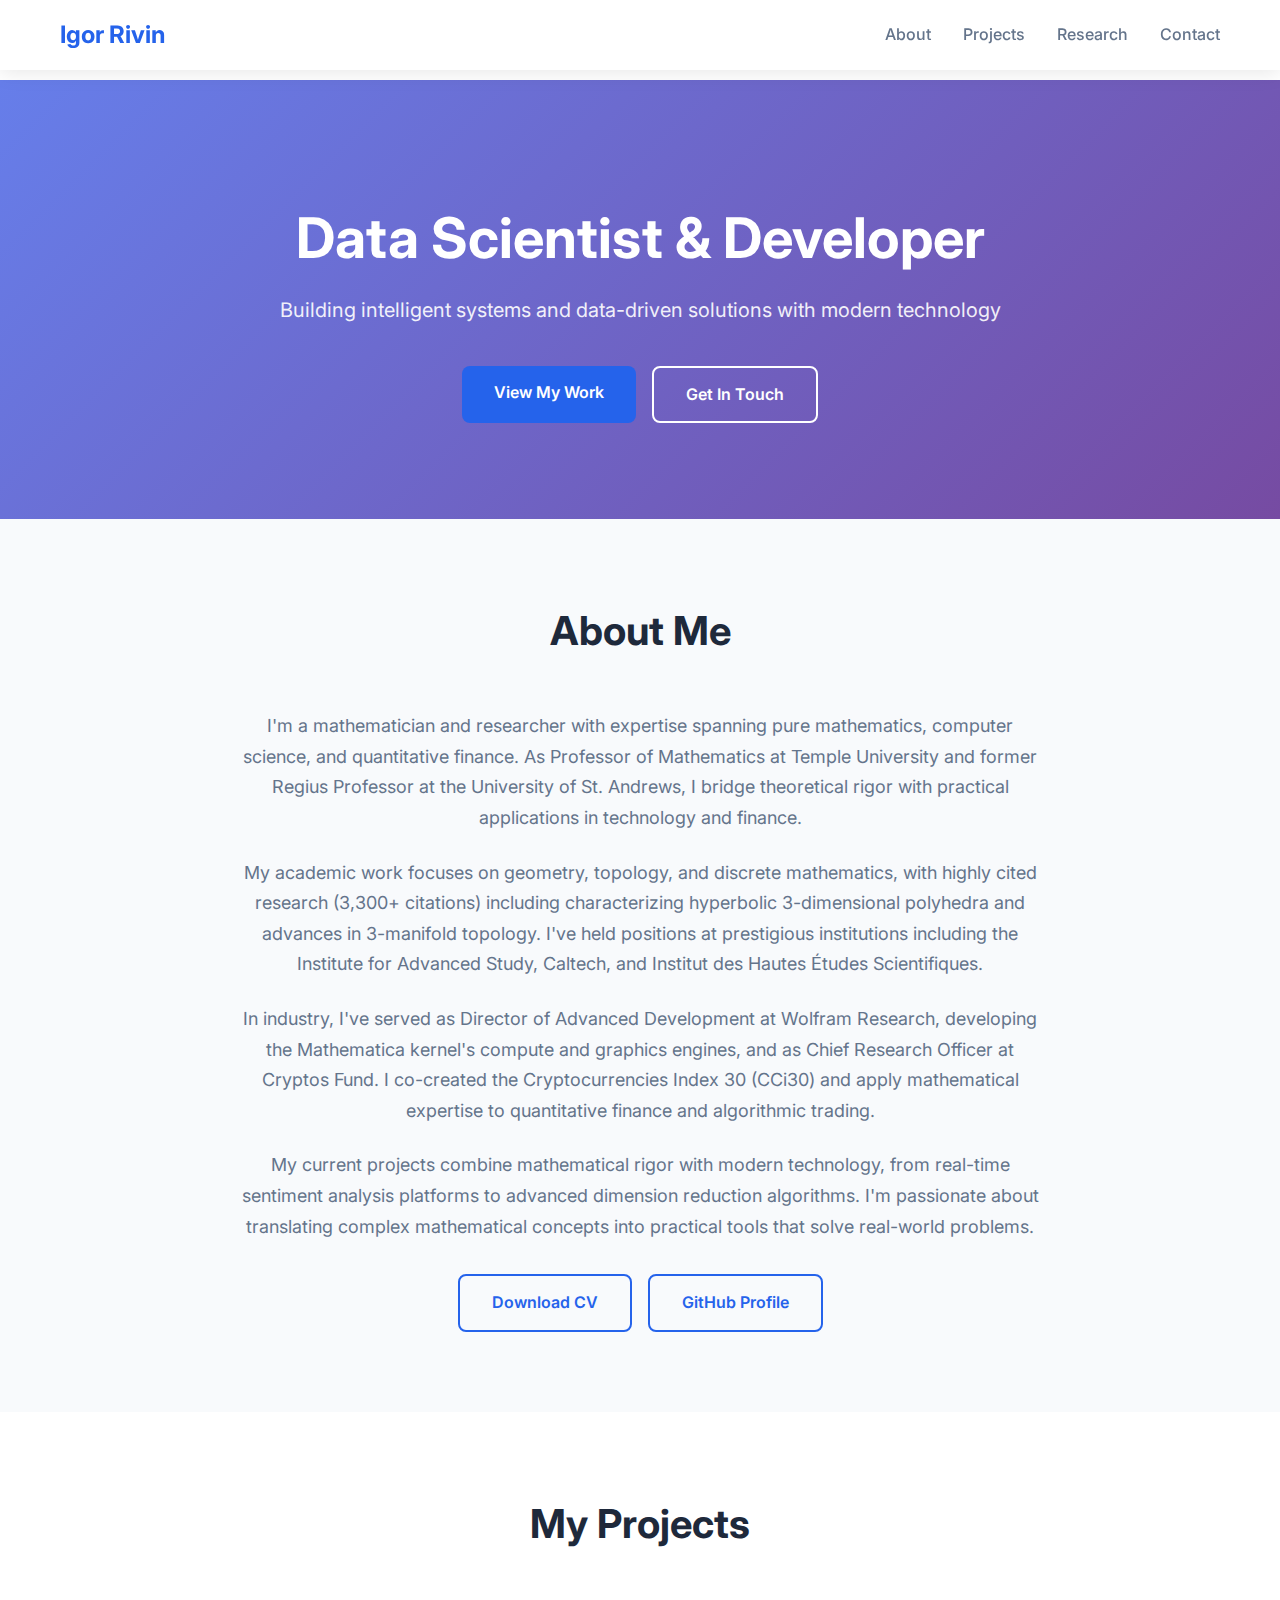
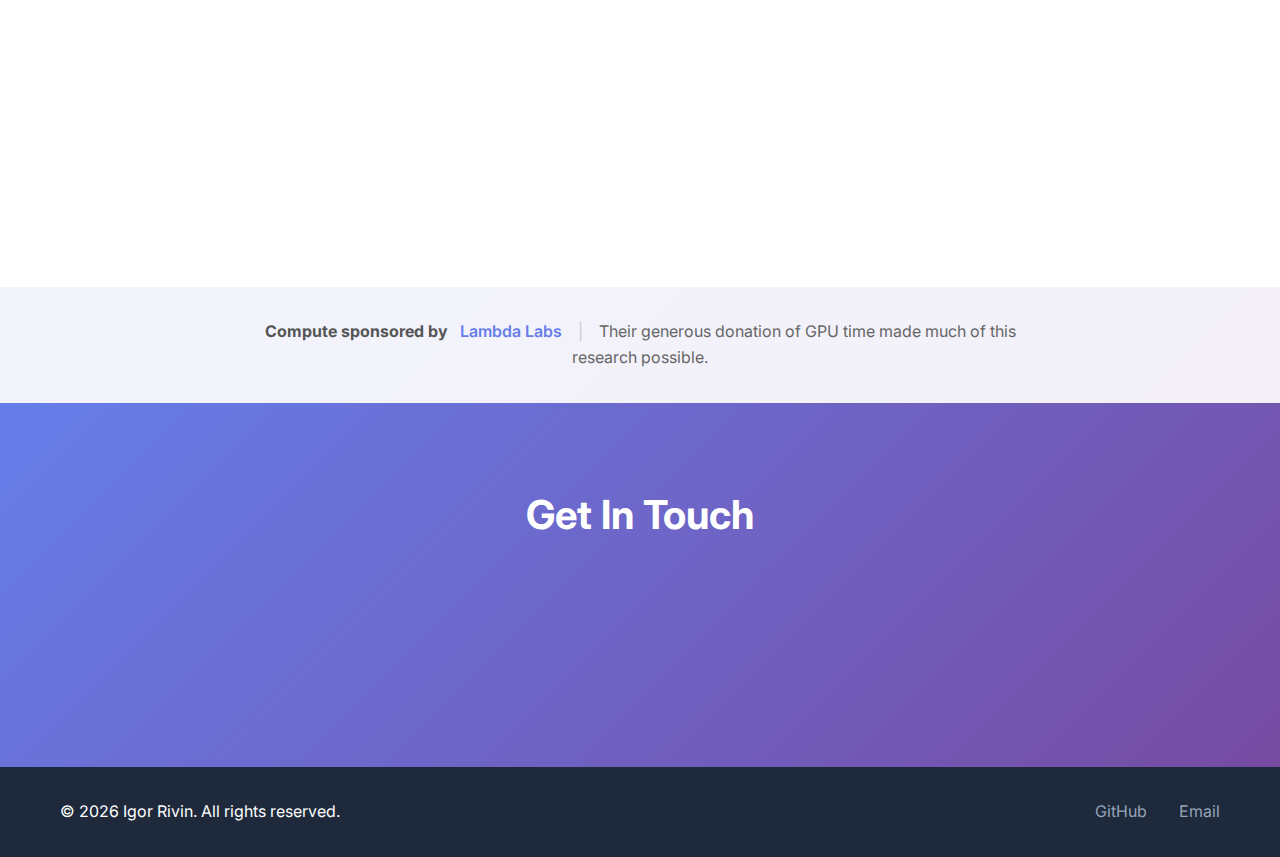
<file: index.html>
<!DOCTYPE html>
<html lang="en">
<head>
    <meta charset="UTF-8">
    <meta name="viewport" content="width=device-width, initial-scale=1.0">
    <title>Igor Rivin - Data Scientist & Developer</title>
    <meta name="description" content="Igor Rivin's personal portfolio - Data science, AI, and software development projects">
    <link rel="preconnect" href="https://fonts.googleapis.com">
    <link rel="preconnect" href="https://fonts.gstatic.com" crossorigin>
    <link href="https://fonts.googleapis.com/css2?family=Inter:wght@300;400;500;600;700&display=swap" rel="stylesheet">
    <link rel="stylesheet" href="styles.css">
    
    <!-- Google tag (gtag.js) -->
    <script async src="https://www.googletagmanager.com/gtag/js?id=G-V2J6QDNPZZ"></script>
    <script>
        window.dataLayer = window.dataLayer || [];
        function gtag(){dataLayer.push(arguments);}
        gtag('js', new Date());
        gtag('config', 'G-V2J6QDNPZZ');
    </script>
</head>
<body>
    <!-- Header -->
    <header class="header">
        <div class="container">
            <nav class="nav">
                <div class="logo">
                    <h1>Igor Rivin</h1>
                </div>
                <div class="nav-links">
                    <a href="#about">About</a>
                    <a href="#projects">Projects</a>
                    <a href="/research/">Research</a>
                    <a href="#contact">Contact</a>
                </div>
            </nav>
        </div>
    </header>

    <!-- Hero Section -->
    <section class="hero">
        <div class="container">
            <div class="hero-content">
                <h1 class="hero-title">Data Scientist & Developer</h1>
                <p class="hero-subtitle">Building intelligent systems and data-driven solutions with modern technology</p>
                <div class="hero-cta">
                    <a href="#projects" class="btn btn-primary">View My Work</a>
                    <a href="#contact" class="btn btn-secondary">Get In Touch</a>
                </div>
            </div>
        </div>
    </section>

    <!-- About Section -->
    <section id="about" class="about">
        <div class="container">
            <h2 class="section-title">About Me</h2>
            <div class="about-content">
                <div class="about-text">
                    <p>
                        I'm a mathematician and researcher with expertise spanning pure mathematics, computer science, and quantitative finance. 
                        As Professor of Mathematics at Temple University and former Regius Professor at the University of St. Andrews, 
                        I bridge theoretical rigor with practical applications in technology and finance.
                    </p>
                    <p>
                        My academic work focuses on geometry, topology, and discrete mathematics, with highly cited research 
                        (3,300+ citations) including characterizing hyperbolic 3-dimensional polyhedra and advances in 3-manifold topology. 
                        I've held positions at prestigious institutions including the Institute for Advanced Study, Caltech, and 
                        Institut des Hautes Études Scientifiques.
                    </p>
                    <p>
                        In industry, I've served as Director of Advanced Development at Wolfram Research, developing the Mathematica kernel's 
                        compute and graphics engines, and as Chief Research Officer at Cryptos Fund. I co-created the Cryptocurrencies Index 30 (CCi30) 
                        and apply mathematical expertise to quantitative finance and algorithmic trading.
                    </p>
                    <p>
                        My current projects combine mathematical rigor with modern technology, from real-time sentiment analysis platforms 
                        to advanced dimension reduction algorithms. I'm passionate about translating complex mathematical concepts into 
                        practical tools that solve real-world problems.
                    </p>
                </div>
                <div class="about-links">
                    <a href="cv.pdf" class="btn btn-outline" target="_blank">Download CV</a>
                    <a href="https://github.com/igorrivin" class="btn btn-outline" target="_blank">GitHub Profile</a>
                </div>
            </div>
        </div>
    </section>

    <!-- Projects Section -->
    <section id="projects" class="projects">
        <div class="container">
            <h2 class="section-title">My Projects</h2>
            <div class="projects-grid">
                <!-- ArXiv Semantic Search -->
                <div class="project-card featured-project">
                    <div class="project-header">
                        <h3>ArXiv Math Semantic Search</h3>
                        <div class="project-status">
                            <span class="status-badge cutting-edge">Live</span>
                            <span class="status-badge live">Free MVP</span>
                        </div>
                        <div class="project-links">
                            <a href="https://igor.ngrok.pro" target="_blank" class="project-link primary">Try It</a>
                            <a href="research/arxiv-semantic-search/" class="project-link">Details</a>
                        </div>
                    </div>
                    <p class="project-description">
                        AI-powered semantic search and Q&A over 700,000+ arXiv mathematics papers.
                        Ask natural language questions like "What did Tao prove about prime gaps?" and get
                        relevant papers with AI-synthesized answers. Hybrid search combines BGE embeddings
                        with full-text search. Multi-LLM support (DeepSeek, GPT-5.2, Claude).
                    </p>
                    <div class="project-highlights">
                        <div class="highlight">729K Papers</div>
                        <div class="highlight">290M Chunks</div>
                        <div class="highlight">Sub-Second Search</div>
                        <div class="highlight">4 LLM Options</div>
                    </div>
                    <div class="project-tech">
                        <span class="tech-tag featured">pgvector</span>
                        <span class="tech-tag featured">RAG</span>
                        <span class="tech-tag">FastAPI</span>
                        <span class="tech-tag">BGE Embeddings</span>
                        <span class="tech-tag">PostgreSQL</span>
                    </div>
                </div>

                <!-- Claude-Maintained Template Project -->
                <div class="project-card featured-project">
                    <div class="project-header">
                        <h3>Self-Healing Python Packages</h3>
                        <div class="project-status">
                            <span class="status-badge cutting-edge">AI-Powered</span>
                            <span class="status-badge live">Template</span>
                        </div>
                        <div class="project-links">
                            <a href="https://github.com/igorrivin/claude-maintained-template" target="_blank" class="project-link primary">Use Template</a>
                            <a href="https://github.com/igorrivin/tl-tensor-examples" target="_blank" class="project-link">Example</a>
                        </div>
                    </div>
                    <p class="project-description">
                        GitHub template that creates Python packages which maintain themselves. Monthly CI workflow tests
                        with latest dependencies, and when tests fail, Claude AI automatically diagnoses and fixes
                        compatibility issues, then creates a PR. No more bitrot - your packages essentially maintain
                        themselves for pennies per year. A "Djinn" that fixes your code while you sleep.
                    </p>
                    <div class="project-highlights">
                        <div class="highlight">Claude Code CLI Integration</div>
                        <div class="highlight">Auto-Fix & PR Creation</div>
                        <div class="highlight">Monthly Dependency Testing</div>
                        <div class="highlight">< $1/year Operating Cost</div>
                    </div>
                    <div class="project-tech">
                        <span class="tech-tag featured">Claude AI</span>
                        <span class="tech-tag featured">GitHub Actions</span>
                        <span class="tech-tag">Python</span>
                        <span class="tech-tag">CI/CD</span>
                        <span class="tech-tag">Automation</span>
                        <span class="tech-tag">DevOps</span>
                    </div>
                </div>

                <!-- Math OCR Benchmark Blog Post -->
                <div class="project-card featured-project">
                    <div class="project-header">
                        <h3>Math OCR Benchmark: LLMs vs Mathpix</h3>
                        <div class="project-status">
                            <span class="status-badge cutting-edge">Research</span>
                            <span class="status-badge live">Blog Post</span>
                        </div>
                        <div class="project-links">
                            <a href="blog/ocr-benchmark/" class="project-link primary">Read Post</a>
                        </div>
                    </div>
                    <p class="project-description">
                        Comprehensive benchmark comparing Mathpix against LLM-based OCR (Gemini, GPT-5.2, Claude) for
                        mathematical PDF content. Surprising finding: Gemini 3 Flash is 6x cheaper than Mathpix AND
                        more accurate. Mathpix produced critical semantic errors (reading "5" as "$\overline{0}$")
                        that would break mathematical datasets.
                    </p>
                    <div class="project-highlights">
                        <div class="highlight">6x Cost Reduction</div>
                        <div class="highlight">Better Accuracy</div>
                        <div class="highlight">Multi-Model Comparison</div>
                        <div class="highlight">Reproducible Results</div>
                    </div>
                    <div class="project-tech">
                        <span class="tech-tag featured">Gemini</span>
                        <span class="tech-tag featured">GPT-5.2</span>
                        <span class="tech-tag">Claude</span>
                        <span class="tech-tag">Mathpix</span>
                        <span class="tech-tag">LaTeX</span>
                        <span class="tech-tag">OCR</span>
                    </div>
                </div>

                <!-- Polya-Szego LLM Benchmark -->
                <div class="project-card featured-project">
                    <div class="project-header">
                        <h3>Polya-Szego: LLM Reasoning vs Formal Proofs</h3>
                        <div class="project-status">
                            <span class="status-badge cutting-edge">Research</span>
                            <span class="status-badge live">Report</span>
                        </div>
                        <div class="project-links">
                            <a href="research/polya-szego-benchmark/" class="project-link primary">Read Report</a>
                        </div>
                    </div>
                    <p class="project-description">
                        Comprehensive evaluation of frontier LLMs on 320 classical analysis problems from Polya-Szego (1925).
                        Key finding: 95.4% informal reasoning accuracy but only 2.8% complete Lean4 proofs.
                        The 30x gap reveals that formal verification&mdash;not understanding&mdash;is the bottleneck
                        in AI mathematics. Also verified the book contains no mathematical errors.
                    </p>
                    <div class="project-highlights">
                        <div class="highlight">95.4% Informal Accuracy</div>
                        <div class="highlight">2.8% Complete Proofs</div>
                        <div class="highlight">318 Lean4 Formalizations</div>
                        <div class="highlight">Zero Book Errors Found</div>
                    </div>
                    <div class="project-tech">
                        <span class="tech-tag featured">Lean4</span>
                        <span class="tech-tag featured">DeepSeek-Prover</span>
                        <span class="tech-tag">DeepSeek R1</span>
                        <span class="tech-tag">Gemini</span>
                        <span class="tech-tag">Formal Verification</span>
                        <span class="tech-tag">Mathlib</span>
                    </div>
                </div>

                <!-- Polya-Szego + Aristotle Update -->
                <div class="project-card featured-project">
                    <div class="project-header">
                        <h3>Polya-Szego + Aristotle: 100% Verified Proofs</h3>
                        <div class="project-status">
                            <span class="status-badge cutting-edge">New</span>
                            <span class="status-badge live">Report</span>
                        </div>
                        <div class="project-links">
                            <a href="research/polya-szego-aristotle/" class="project-link primary">Read Report</a>
                            <a href="https://github.com/igorrivin/polya-szego-lean" target="_blank" class="project-link">Data</a>
                        </div>
                    </div>
                    <div style="display: flex; gap: 1rem; align-items: flex-start;">
                        <img src="research/polya-szego-aristotle/images/PolyaSzegoAri.jpeg"
                             alt="Aristotle puzzling over Polya-Szego"
                             style="width: 150px; border-radius: 8px; flex-shrink: 0;">
                        <p class="project-description" style="margin: 0;">
                            Follow-up to our benchmark: using <a href="https://harmonic.fun">Aristotle</a> to automatically verify
                            LLM-generated Lean proofs. 80/80 submissions verified successfully (100% success rate).
                            Aristotle corrects formalization errors and synthesizes complete, machine-checkable proofs.
                            The "30x gap" can be bridged with the right tools.
                        </p>
                    </div>
                    <div class="project-highlights">
                        <div class="highlight">100% Verification Success</div>
                        <div class="highlight">80 Complete Proofs</div>
                        <div class="highlight">Auto Error Correction</div>
                        <div class="highlight">Open Data Release</div>
                    </div>
                    <div class="project-tech">
                        <span class="tech-tag featured">Aristotle</span>
                        <span class="tech-tag featured">Lean4</span>
                        <span class="tech-tag">Automated Proving</span>
                        <span class="tech-tag">Mathlib</span>
                        <span class="tech-tag">Formal Verification</span>
                    </div>
                </div>

                <!-- Human-in-the-Loop AI Designer Project -->
                <div class="project-card featured-project">
                    <div class="project-header">
                        <h3>Human-in-the-Loop AI Designer</h3>
                        <div class="project-status">
                            <span class="status-badge cutting-edge">Cutting Edge</span>
                            <span class="status-badge private">Private Repo</span>
                        </div>
                        <div class="project-links">
                            <a href="https://igorrivin.github.io/human-loop-designer-landing" target="_blank" class="project-link primary">Project Site</a>
                            <a href="#contact" class="project-link secondary">Collaboration</a>
                        </div>
                    </div>
                    <p class="project-description">
                        Revolutionary platform for human-AI design collaboration featuring reference image intelligence, 
                        auto-refinement with multimodal verification, and multi-provider ecosystem (OmniGen, FLUX, OpenAI, Stability AI). 
                        Proprietary verification engine ensures quality through iterative improvement and provides comprehensive 
                        analytics for continuous learning. Perfect for research, commercial applications, and technology licensing.
                    </p>
                    <div class="project-highlights">
                        <div class="highlight">🖼️ Reference Image Integration</div>
                        <div class="highlight">🤖 Auto-Refinement Engine</div>
                        <div class="highlight">📊 Quality Analytics & Showcases</div>
                        <div class="highlight">🎯 Multi-Provider Architecture</div>
                    </div>
                    <div class="project-tech">
                        <span class="tech-tag featured">QWEN 2.5-VL</span>
                        <span class="tech-tag featured">Multimodal AI</span>
                        <span class="tech-tag">OmniGen</span>
                        <span class="tech-tag">FLUX Kontext</span>
                        <span class="tech-tag">OpenAI GPT-4o</span>
                        <span class="tech-tag">Python 3.12+</span>
                        <span class="tech-tag">Gradio</span>
                        <span class="tech-tag">Async/Await</span>
                    </div>
                </div>

                <!-- arXiv Math Audit Database -->
                <div class="project-card featured-project">
                    <div class="project-header">
                        <h3>📐 arXiv Math Proof Audit Database</h3>
                        <div class="project-status">
                            <span class="status-badge cutting-edge">AI-Powered</span>
                            <span class="status-badge live">Live Database</span>
                        </div>
                        <div class="project-links">
                            <a href="https://arxiv-audit-web.vercel.app" target="_blank" class="project-link primary">Live App</a>
                            <a href="https://github.com/igorrivin/arxiv-audit" target="_blank" class="project-link">GitHub</a>
                        </div>
                    </div>
                    <p class="project-description">
                        Revolutionary AI-powered system that automatically audits mathematical proofs in arXiv papers. 
                        Analyzed over 31,000 papers from math.DS and math.GT categories, identifying ~380 papers with 
                        critical errors or counterexamples. Features advanced search by author, verdict, journal tier, 
                        and provides detailed AI analysis with referee-style recommendations. 70% of wrong papers 
                        contain explicit counterexamples to their main claims.
                    </p>
                    <div class="project-highlights">
                        <div class="highlight">🤖 GPT-5 Proof Verification</div>
                        <div class="highlight">📊 31,000+ Papers Analyzed</div>
                        <div class="highlight">🔍 Advanced Search Interface</div>
                        <div class="highlight">📝 Detailed Referee Reports</div>
                    </div>
                    <div class="project-tech">
                        <span class="tech-tag featured">GPT-5</span>
                        <span class="tech-tag featured">Mathematical AI</span>
                        <span class="tech-tag">Next.js 15</span>
                        <span class="tech-tag">Supabase</span>
                        <span class="tech-tag">PostgreSQL</span>
                        <span class="tech-tag">Python</span>
                        <span class="tech-tag">GNU Parallel</span>
                        <span class="tech-tag">Vercel</span>
                    </div>
                </div>

                <!-- Ideal Polyhedra Volume Toolkit -->
                <div class="project-card featured-project">
                    <div class="project-header">
                        <h3>Ideal Polyhedra Volume Toolkit</h3>
                        <div class="project-status">
                            <span class="status-badge cutting-edge">Research</span>
                            <span class="status-badge live">arXiv Paper</span>
                        </div>
                        <div class="project-links">
                            <a href="https://arxiv.org/abs/2512.10087" target="_blank" class="project-link primary">arXiv Paper</a>
                            <a href="https://huggingface.co/spaces/igriv/idealpolyhedra" target="_blank" class="project-link">Live Demo</a>
                            <a href="https://github.com/igorrivin/ideal_poly_volume_toolkit" target="_blank" class="project-link">GitHub</a>
                        </div>
                    </div>
                    <p class="project-description">
                        Software suite for analyzing ideal convex polyhedra in hyperbolic 3-space. Using Rivin's variational
                        characterization, we develop efficient algorithms for checking combinatorial realizability and finding
                        volume-maximizing configurations. Our study reveals that maximal volume polyhedra exhibit dihedral angles
                        that are rational multiples of π, and volume distributions follow a Beta distribution with mean converging
                        to ln(2) ≈ 0.69. Complete data provided for small vertex counts with verified rational angle structures.
                    </p>
                    <div class="project-highlights">
                        <div class="highlight">Rational Angle Phenomenon</div>
                        <div class="highlight">Volume Optimization</div>
                        <div class="highlight">Realizability Checking</div>
                        <div class="highlight">Interactive 3D Visualization</div>
                    </div>
                    <div class="project-tech">
                        <span class="tech-tag featured">Hyperbolic Geometry</span>
                        <span class="tech-tag featured">Optimization</span>
                        <span class="tech-tag">Python</span>
                        <span class="tech-tag">NumPy/SciPy</span>
                        <span class="tech-tag">Plotly 3D</span>
                        <span class="tech-tag">Gradio</span>
                        <span class="tech-tag">HuggingFace Spaces</span>
                    </div>
                </div>

                <!-- FinData AI Project -->
                <div class="project-card">
                    <div class="project-header">
                        <h3>FinData AI</h3>
                        <div class="project-links">
                            <a href="https://igorrivin.github.io/findataai" target="_blank" class="project-link">Live Site</a>
                            <a href="https://sentiment.findataai.com" target="_blank" class="project-link">Stock Dashboard</a>
                            <a href="https://politics.findataai.com" target="_blank" class="project-link">Political Dashboard</a>
                        </div>
                    </div>
                    <p class="project-description">
                        Real-time sentiment analysis platform for stocks and politics. Features AI-powered sentiment scoring, 
                        interactive visualizations with EMA smoothing, and smart data downsampling for optimal performance. 
                        Built with modern web technologies and deployed on scalable cloud infrastructure.
                    </p>
                    <div class="project-tech">
                        <span class="tech-tag">JavaScript</span>
                        <span class="tech-tag">Python</span>
                        <span class="tech-tag">AI/ML</span>
                        <span class="tech-tag">Real-time Data</span>
                        <span class="tech-tag">AWS</span>
                        <span class="tech-tag">Supabase</span>
                    </div>
                </div>

                <!-- DiRe-JAX Project -->
                <div class="project-card">
                    <div class="project-header">
                        <h3>DiRe-JAX</h3>
                        <div class="project-links">
                            <a href="https://igorrivin.github.io/dire-jax-site/" target="_blank" class="project-link">Project Site</a>
                        </div>
                    </div>
                    <p class="project-description">
                        Advanced dimension reduction software suite that improves upon UMAP with enhanced performance and accuracy. 
                        Provides state-of-the-art algorithms for high-dimensional data visualization and analysis, 
                        enabling researchers and data scientists to better understand complex datasets through intelligent dimensionality reduction.
                    </p>
                    <div class="project-tech">
                        <span class="tech-tag">JAX</span>
                        <span class="tech-tag">Python</span>
                        <span class="tech-tag">Machine Learning</span>
                        <span class="tech-tag">Dimension Reduction</span>
                        <span class="tech-tag">Data Visualization</span>
                    </div>
                </div>

                <!-- GraphEm Project -->
                <div class="project-card">
                    <div class="project-header">
                        <h3>GraphEm</h3>
                        <div class="project-links">
                            <a href="https://igorrivin.github.io/graphem-site/" target="_blank" class="project-link">Project Site</a>
                        </div>
                    </div>
                    <p class="project-description">
                        Comprehensive graph embedding software that maps complex network structures into low-dimensional spaces
                        while preserving essential topological properties. Features automated centrality detection to identify
                        key nodes and relationships, making it invaluable for social network analysis, biological networks, and knowledge graphs.
                    </p>
                    <div class="project-tech">
                        <span class="tech-tag">Graph Theory</span>
                        <span class="tech-tag">Network Analysis</span>
                        <span class="tech-tag">Python</span>
                        <span class="tech-tag">Embedding</span>
                        <span class="tech-tag">Centrality Detection</span>
                    </div>
                </div>

                <!-- tensorCSP Project -->
                <div class="project-card">
                    <div class="project-header">
                        <h3>tensorCSP</h3>
                        <div class="project-links">
                            <a href="https://github.com/igorrivin/tensorcsp-modern" target="_blank" class="project-link">GitHub</a>
                            <a href="https://arxiv.org/abs/1805.00475" target="_blank" class="project-link">Paper</a>
                        </div>
                    </div>
                    <p class="project-description">
                        Modernized Python library for solving hard counting problems (#SAT, vertex covers) using tensor network contractions.
                        Originally by Kourtis & Meichanetzidis, we updated it with NetworkX/opt_einsum, added Jones polynomial computation
                        for knot theory, and made it self-maintaining with Claude-powered auto-fixes. Physics meets CS.
                    </p>
                    <div class="project-tech">
                        <span class="tech-tag">Tensor Networks</span>
                        <span class="tech-tag">NumPy</span>
                        <span class="tech-tag">NetworkX</span>
                        <span class="tech-tag">#SAT Counting</span>
                        <span class="tech-tag">Knot Theory</span>
                        <span class="tech-tag">Self-Maintaining</span>
                    </div>
                </div>

                <!-- tl-tensor-examples Project -->
                <div class="project-card">
                    <div class="project-header">
                        <h3>tl-tensor-examples</h3>
                        <div class="project-links">
                            <a href="https://github.com/igorrivin/tl-tensor-examples" target="_blank" class="project-link">GitHub</a>
                        </div>
                    </div>
                    <p class="project-description">
                        Fast Jones polynomial computation and knot identification using tensor networks. Hybrid engine auto-selects
                        between tl-tensor (Rust) for wide braids and classical algorithms for narrow ones. Includes knot database
                        up to 12 crossings, notation converters, and CLI tools. Self-maintaining with Claude-powered auto-fixes.
                    </p>
                    <div class="project-tech">
                        <span class="tech-tag">Knot Theory</span>
                        <span class="tech-tag">Tensor Networks</span>
                        <span class="tech-tag">Rust</span>
                        <span class="tech-tag">SnaPPy</span>
                        <span class="tech-tag">Jones Polynomial</span>
                        <span class="tech-tag">Self-Maintaining</span>
                    </div>
                </div>
            </div>
        </div>
    </section>

    <!-- Acknowledgments -->
    <section style="padding: 2rem 0; background: linear-gradient(135deg, #667eea15 0%, #764ba215 100%);">
        <div class="container" style="max-width: 800px; text-align: center;">
            <p style="margin: 0; color: #555; font-size: 1rem;">
                <strong>Compute sponsored by</strong>
                <a href="https://lambdalabs.com" target="_blank"
                   style="color: #667eea; text-decoration: none; font-weight: 600; margin-left: 0.5rem;">
                   Lambda Labs
                </a>
                <span style="margin: 0 0.75rem; color: #ccc;">|</span>
                <span style="color: #666;">Their generous donation of GPU time made much of this research possible.</span>
            </p>
        </div>
    </section>

    <!-- Contact Section -->
    <section id="contact" class="contact">
        <div class="container">
            <h2 class="section-title">Get In Touch</h2>
            <div class="contact-content">
                <p>Interested in collaboration, have a question about my work, or want to discuss opportunities?</p>
                <div class="contact-methods">
                    <a href="mailto:igor@dimensionreducers.com" class="contact-method">
                        <span class="contact-icon">📧</span>
                        <span>igor@dimensionreducers.com</span>
                    </a>
                    <a href="https://linkedin.com/in/igor-rivin-b95257249/" class="contact-method" target="_blank">
                        <span class="contact-icon">💼</span>
                        <span>LinkedIn Profile</span>
                    </a>
                    <a href="https://github.com/igorrivin" class="contact-method" target="_blank">
                        <span class="contact-icon">💻</span>
                        <span>GitHub</span>
                    </a>
                </div>
            </div>
        </div>
    </section>

    <!-- Footer -->
    <footer class="footer">
        <div class="container">
            <div class="footer-content">
                <p>&copy; 2026 Igor Rivin. All rights reserved.</p>
                <div class="footer-links">
                    <a href="https://github.com/igorrivin" target="_blank">GitHub</a>
                    <a href="mailto:igor@dimensionreducers.com">Email</a>
                </div>
            </div>
        </div>
    </footer>

    <script src="script.js"></script>
</body>
</html>
</file>
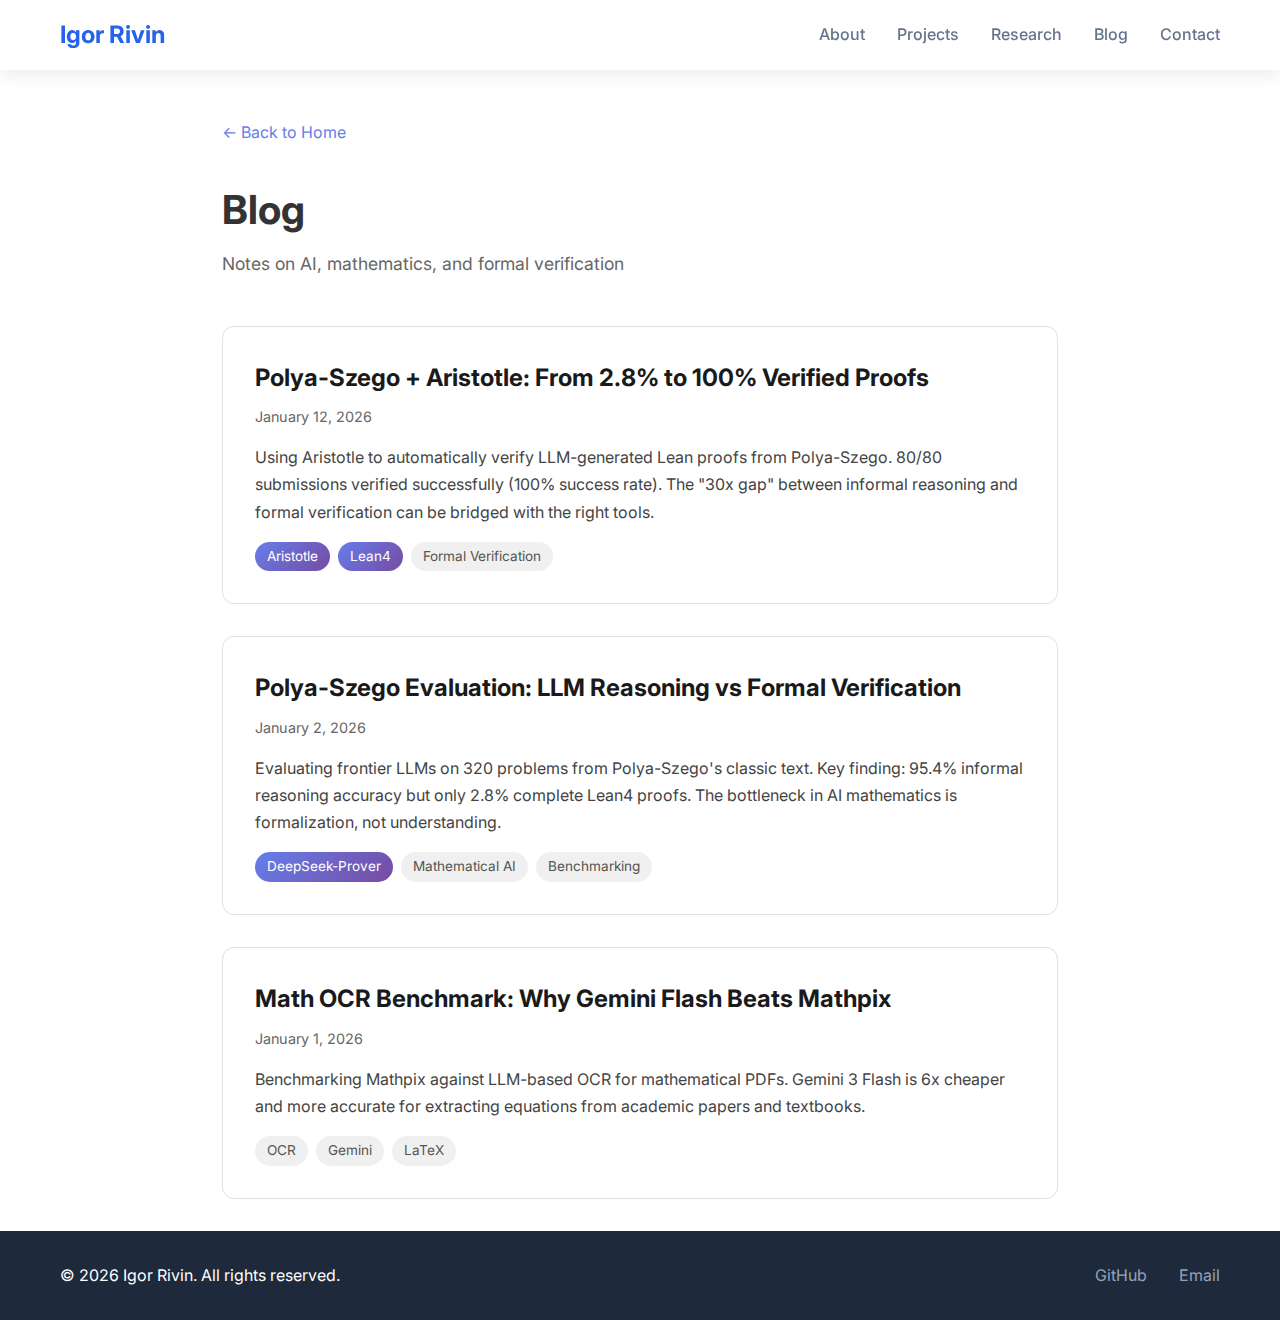
<file: blog/index.html>
<!DOCTYPE html>
<html lang="en">
<head>
    <meta charset="UTF-8">
    <meta name="viewport" content="width=device-width, initial-scale=1.0">
    <title>Blog | Igor Rivin</title>
    <meta name="description" content="Blog posts on AI, mathematics, and formal verification by Igor Rivin.">
    <link rel="preconnect" href="https://fonts.googleapis.com">
    <link rel="preconnect" href="https://fonts.gstatic.com" crossorigin>
    <link href="https://fonts.googleapis.com/css2?family=Inter:wght@300;400;500;600;700&display=swap" rel="stylesheet">
    <link rel="stylesheet" href="../styles.css">
    <style>
        .blog-page {
            max-width: 900px;
            margin: 0 auto;
            padding: 2rem;
            padding-top: 120px;
        }
        .page-title {
            font-size: 2.5rem;
            font-weight: 700;
            margin-bottom: 0.5rem;
        }
        .page-subtitle {
            color: #666;
            font-size: 1.1rem;
            margin-bottom: 3rem;
        }
        .blog-list {
            display: flex;
            flex-direction: column;
            gap: 2rem;
        }
        .blog-card {
            background: #fff;
            border: 1px solid #e0e0e0;
            border-radius: 12px;
            padding: 2rem;
            transition: box-shadow 0.3s ease, transform 0.2s ease;
        }
        .blog-card:hover {
            box-shadow: 0 8px 30px rgba(0,0,0,0.1);
            transform: translateY(-2px);
        }
        .blog-card h3 {
            font-size: 1.5rem;
            margin-bottom: 0.5rem;
        }
        .blog-card h3 a {
            color: #1a1a1a;
            text-decoration: none;
        }
        .blog-card h3 a:hover {
            color: #667eea;
        }
        .blog-meta {
            color: #666;
            font-size: 0.9rem;
            margin-bottom: 1rem;
        }
        .blog-description {
            color: #444;
            line-height: 1.7;
            margin-bottom: 1rem;
        }
        .blog-tags {
            display: flex;
            flex-wrap: wrap;
            gap: 0.5rem;
        }
        .blog-tag {
            background: #f0f0f0;
            color: #555;
            padding: 0.25rem 0.75rem;
            border-radius: 20px;
            font-size: 0.85rem;
        }
        .blog-tag.highlight {
            background: linear-gradient(135deg, #667eea 0%, #764ba2 100%);
            color: white;
        }
        .back-link {
            display: inline-block;
            margin-bottom: 2rem;
            color: #667eea;
            text-decoration: none;
        }
        .back-link:hover {
            text-decoration: underline;
        }
    </style>

    <!-- Google Analytics -->
    <script async src="https://www.googletagmanager.com/gtag/js?id=G-V2J6QDNPZZ"></script>
    <script>
        window.dataLayer = window.dataLayer || [];
        function gtag(){dataLayer.push(arguments);}
        gtag('js', new Date());
        gtag('config', 'G-V2J6QDNPZZ');
    </script>
</head>
<body>
    <!-- Header -->
    <header class="header">
        <div class="container">
            <nav class="nav">
                <div class="logo">
                    <a href="/" style="text-decoration: none; color: inherit;"><h1>Igor Rivin</h1></a>
                </div>
                <div class="nav-links">
                    <a href="/#about">About</a>
                    <a href="/#projects">Projects</a>
                    <a href="/research/">Research</a>
                    <a href="/blog/" class="active">Blog</a>
                    <a href="/#contact">Contact</a>
                </div>
            </nav>
        </div>
    </header>

    <main class="blog-page">
        <a href="/" class="back-link">&larr; Back to Home</a>

        <h1 class="page-title">Blog</h1>
        <p class="page-subtitle">Notes on AI, mathematics, and formal verification</p>

        <div class="blog-list">
            <!-- Aristotle Update -->
            <article class="blog-card">
                <h3><a href="/research/polya-szego-aristotle/">Polya-Szego + Aristotle: From 2.8% to 100% Verified Proofs</a></h3>
                <p class="blog-meta">January 12, 2026</p>
                <p class="blog-description">
                    Using Aristotle to automatically verify LLM-generated Lean proofs from Polya-Szego.
                    80/80 submissions verified successfully (100% success rate). The "30x gap" between
                    informal reasoning and formal verification can be bridged with the right tools.
                </p>
                <div class="blog-tags">
                    <span class="blog-tag highlight">Aristotle</span>
                    <span class="blog-tag highlight">Lean4</span>
                    <span class="blog-tag">Formal Verification</span>
                </div>
            </article>

            <!-- Polya-Szego Benchmark -->
            <article class="blog-card">
                <h3><a href="/research/polya-szego-benchmark/">Polya-Szego Evaluation: LLM Reasoning vs Formal Verification</a></h3>
                <p class="blog-meta">January 2, 2026</p>
                <p class="blog-description">
                    Evaluating frontier LLMs on 320 problems from Polya-Szego's classic text.
                    Key finding: 95.4% informal reasoning accuracy but only 2.8% complete Lean4 proofs.
                    The bottleneck in AI mathematics is formalization, not understanding.
                </p>
                <div class="blog-tags">
                    <span class="blog-tag highlight">DeepSeek-Prover</span>
                    <span class="blog-tag">Mathematical AI</span>
                    <span class="blog-tag">Benchmarking</span>
                </div>
            </article>

            <!-- OCR Benchmark -->
            <article class="blog-card">
                <h3><a href="/blog/ocr-benchmark/">Math OCR Benchmark: Why Gemini Flash Beats Mathpix</a></h3>
                <p class="blog-meta">January 1, 2026</p>
                <p class="blog-description">
                    Benchmarking Mathpix against LLM-based OCR for mathematical PDFs.
                    Gemini 3 Flash is 6x cheaper and more accurate for extracting equations from
                    academic papers and textbooks.
                </p>
                <div class="blog-tags">
                    <span class="blog-tag">OCR</span>
                    <span class="blog-tag">Gemini</span>
                    <span class="blog-tag">LaTeX</span>
                </div>
            </article>
        </div>
    </main>

    <!-- Footer -->
    <footer class="footer">
        <div class="container">
            <div class="footer-content">
                <p>&copy; 2026 Igor Rivin. All rights reserved.</p>
                <div class="footer-links">
                    <a href="https://github.com/igorrivin" target="_blank">GitHub</a>
                    <a href="mailto:igor@dimensionreducers.com">Email</a>
                </div>
            </div>
        </div>
    </footer>

    <script src="../script.js"></script>
</body>
</html>
</file>
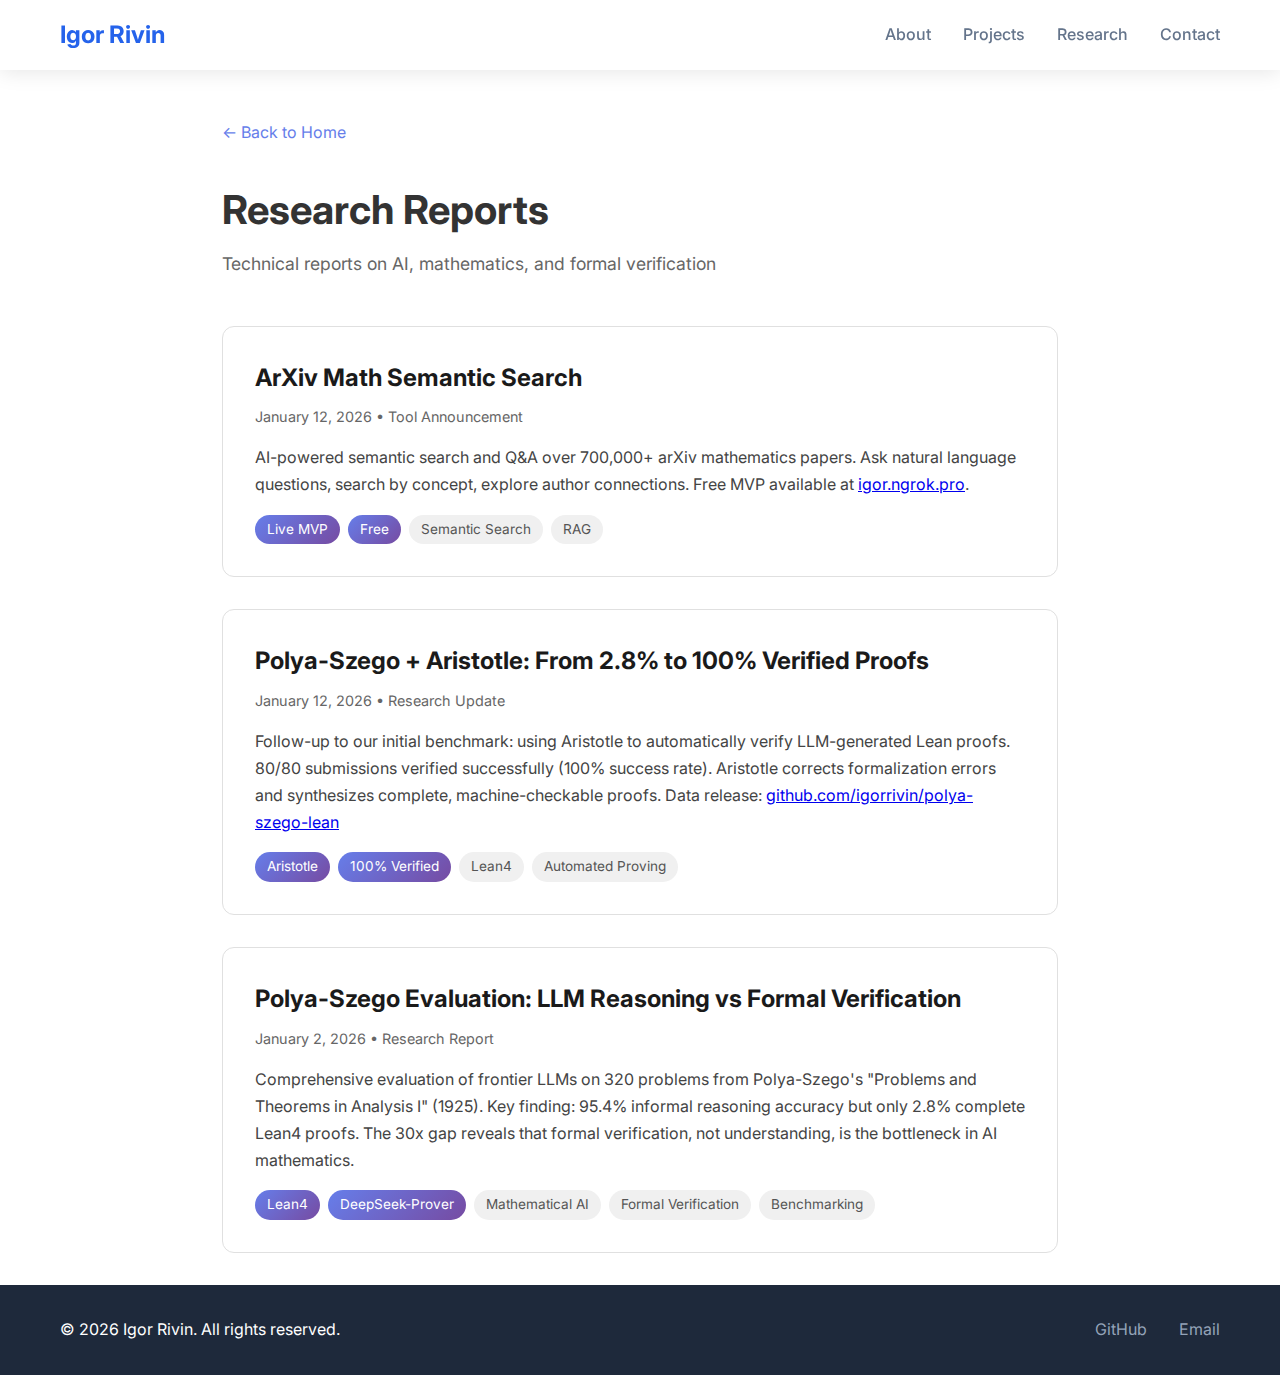
<file: research/index.html>
<!DOCTYPE html>
<html lang="en">
<head>
    <meta charset="UTF-8">
    <meta name="viewport" content="width=device-width, initial-scale=1.0">
    <title>Research Reports | Igor Rivin</title>
    <meta name="description" content="Technical research reports on AI, mathematics, and formal verification by Igor Rivin.">
    <link rel="preconnect" href="https://fonts.googleapis.com">
    <link rel="preconnect" href="https://fonts.gstatic.com" crossorigin>
    <link href="https://fonts.googleapis.com/css2?family=Inter:wght@300;400;500;600;700&display=swap" rel="stylesheet">
    <link rel="stylesheet" href="../styles.css">
    <style>
        .research-page {
            max-width: 900px;
            margin: 0 auto;
            padding: 2rem;
            padding-top: 120px;
        }
        .page-title {
            font-size: 2.5rem;
            font-weight: 700;
            margin-bottom: 0.5rem;
        }
        .page-subtitle {
            color: #666;
            font-size: 1.1rem;
            margin-bottom: 3rem;
        }
        .research-list {
            display: flex;
            flex-direction: column;
            gap: 2rem;
        }
        .research-card {
            background: #fff;
            border: 1px solid #e0e0e0;
            border-radius: 12px;
            padding: 2rem;
            transition: box-shadow 0.3s ease, transform 0.2s ease;
        }
        .research-card:hover {
            box-shadow: 0 8px 30px rgba(0,0,0,0.1);
            transform: translateY(-2px);
        }
        .research-card h3 {
            font-size: 1.5rem;
            margin-bottom: 0.5rem;
        }
        .research-card h3 a {
            color: #1a1a1a;
            text-decoration: none;
        }
        .research-card h3 a:hover {
            color: #667eea;
        }
        .research-meta {
            color: #666;
            font-size: 0.9rem;
            margin-bottom: 1rem;
        }
        .research-description {
            color: #444;
            line-height: 1.7;
            margin-bottom: 1rem;
        }
        .research-tags {
            display: flex;
            flex-wrap: wrap;
            gap: 0.5rem;
        }
        .research-tag {
            background: #f0f0f0;
            color: #555;
            padding: 0.25rem 0.75rem;
            border-radius: 20px;
            font-size: 0.85rem;
        }
        .research-tag.highlight {
            background: linear-gradient(135deg, #667eea 0%, #764ba2 100%);
            color: white;
        }
        .back-link {
            display: inline-block;
            margin-bottom: 2rem;
            color: #667eea;
            text-decoration: none;
        }
        .back-link:hover {
            text-decoration: underline;
        }
    </style>

    <!-- Google tag (gtag.js) -->
    <script async src="https://www.googletagmanager.com/gtag/js?id=G-V2J6QDNPZZ"></script>
    <script>
        window.dataLayer = window.dataLayer || [];
        function gtag(){dataLayer.push(arguments);}
        gtag('js', new Date());
        gtag('config', 'G-V2J6QDNPZZ');
    </script>
</head>
<body>
    <!-- Header -->
    <header class="header">
        <div class="container">
            <nav class="nav">
                <div class="logo">
                    <a href="/" style="text-decoration: none; color: inherit;"><h1>Igor Rivin</h1></a>
                </div>
                <div class="nav-links">
                    <a href="/#about">About</a>
                    <a href="/#projects">Projects</a>
                    <a href="/research/" class="active">Research</a>
                    <a href="/#contact">Contact</a>
                </div>
            </nav>
        </div>
    </header>

    <main class="research-page">
        <a href="/" class="back-link">&larr; Back to Home</a>

        <h1 class="page-title">Research Reports</h1>
        <p class="page-subtitle">Technical reports on AI, mathematics, and formal verification</p>

        <div class="research-list">
            <!-- ArXiv Semantic Search -->
            <article class="research-card">
                <h3><a href="/research/arxiv-semantic-search/">ArXiv Math Semantic Search</a></h3>
                <p class="research-meta">January 12, 2026 &bull; Tool Announcement</p>
                <p class="research-description">
                    AI-powered semantic search and Q&A over 700,000+ arXiv mathematics papers.
                    Ask natural language questions, search by concept, explore author connections.
                    Free MVP available at <a href="https://igor.ngrok.pro">igor.ngrok.pro</a>.
                </p>
                <div class="research-tags">
                    <span class="research-tag highlight">Live MVP</span>
                    <span class="research-tag highlight">Free</span>
                    <span class="research-tag">Semantic Search</span>
                    <span class="research-tag">RAG</span>
                </div>
            </article>

            <!-- Polya-Szego + Aristotle -->
            <article class="research-card">
                <h3><a href="/research/polya-szego-aristotle/">Polya-Szego + Aristotle: From 2.8% to 100% Verified Proofs</a></h3>
                <p class="research-meta">January 12, 2026 &bull; Research Update</p>
                <p class="research-description">
                    Follow-up to our initial benchmark: using Aristotle to automatically verify
                    LLM-generated Lean proofs. 80/80 submissions verified successfully (100% success rate).
                    Aristotle corrects formalization errors and synthesizes complete, machine-checkable proofs.
                    Data release: <a href="https://github.com/igorrivin/polya-szego-lean">github.com/igorrivin/polya-szego-lean</a>
                </p>
                <div class="research-tags">
                    <span class="research-tag highlight">Aristotle</span>
                    <span class="research-tag highlight">100% Verified</span>
                    <span class="research-tag">Lean4</span>
                    <span class="research-tag">Automated Proving</span>
                </div>
            </article>

            <!-- Polya-Szego Benchmark -->
            <article class="research-card">
                <h3><a href="/research/polya-szego-benchmark/">Polya-Szego Evaluation: LLM Reasoning vs Formal Verification</a></h3>
                <p class="research-meta">January 2, 2026 &bull; Research Report</p>
                <p class="research-description">
                    Comprehensive evaluation of frontier LLMs on 320 problems from Polya-Szego's
                    "Problems and Theorems in Analysis I" (1925). Key finding: 95.4% informal reasoning
                    accuracy but only 2.8% complete Lean4 proofs. The 30x gap reveals that formal
                    verification, not understanding, is the bottleneck in AI mathematics.
                </p>
                <div class="research-tags">
                    <span class="research-tag highlight">Lean4</span>
                    <span class="research-tag highlight">DeepSeek-Prover</span>
                    <span class="research-tag">Mathematical AI</span>
                    <span class="research-tag">Formal Verification</span>
                    <span class="research-tag">Benchmarking</span>
                </div>
            </article>

            <!-- Add more research reports here as they come -->
        </div>
    </main>

    <!-- Footer -->
    <footer class="footer">
        <div class="container">
            <div class="footer-content">
                <p>&copy; 2026 Igor Rivin. All rights reserved.</p>
                <div class="footer-links">
                    <a href="https://github.com/igorrivin" target="_blank">GitHub</a>
                    <a href="mailto:igor@dimensionreducers.com">Email</a>
                </div>
            </div>
        </div>
    </footer>

    <script src="../script.js"></script>
</body>
</html>
</file>
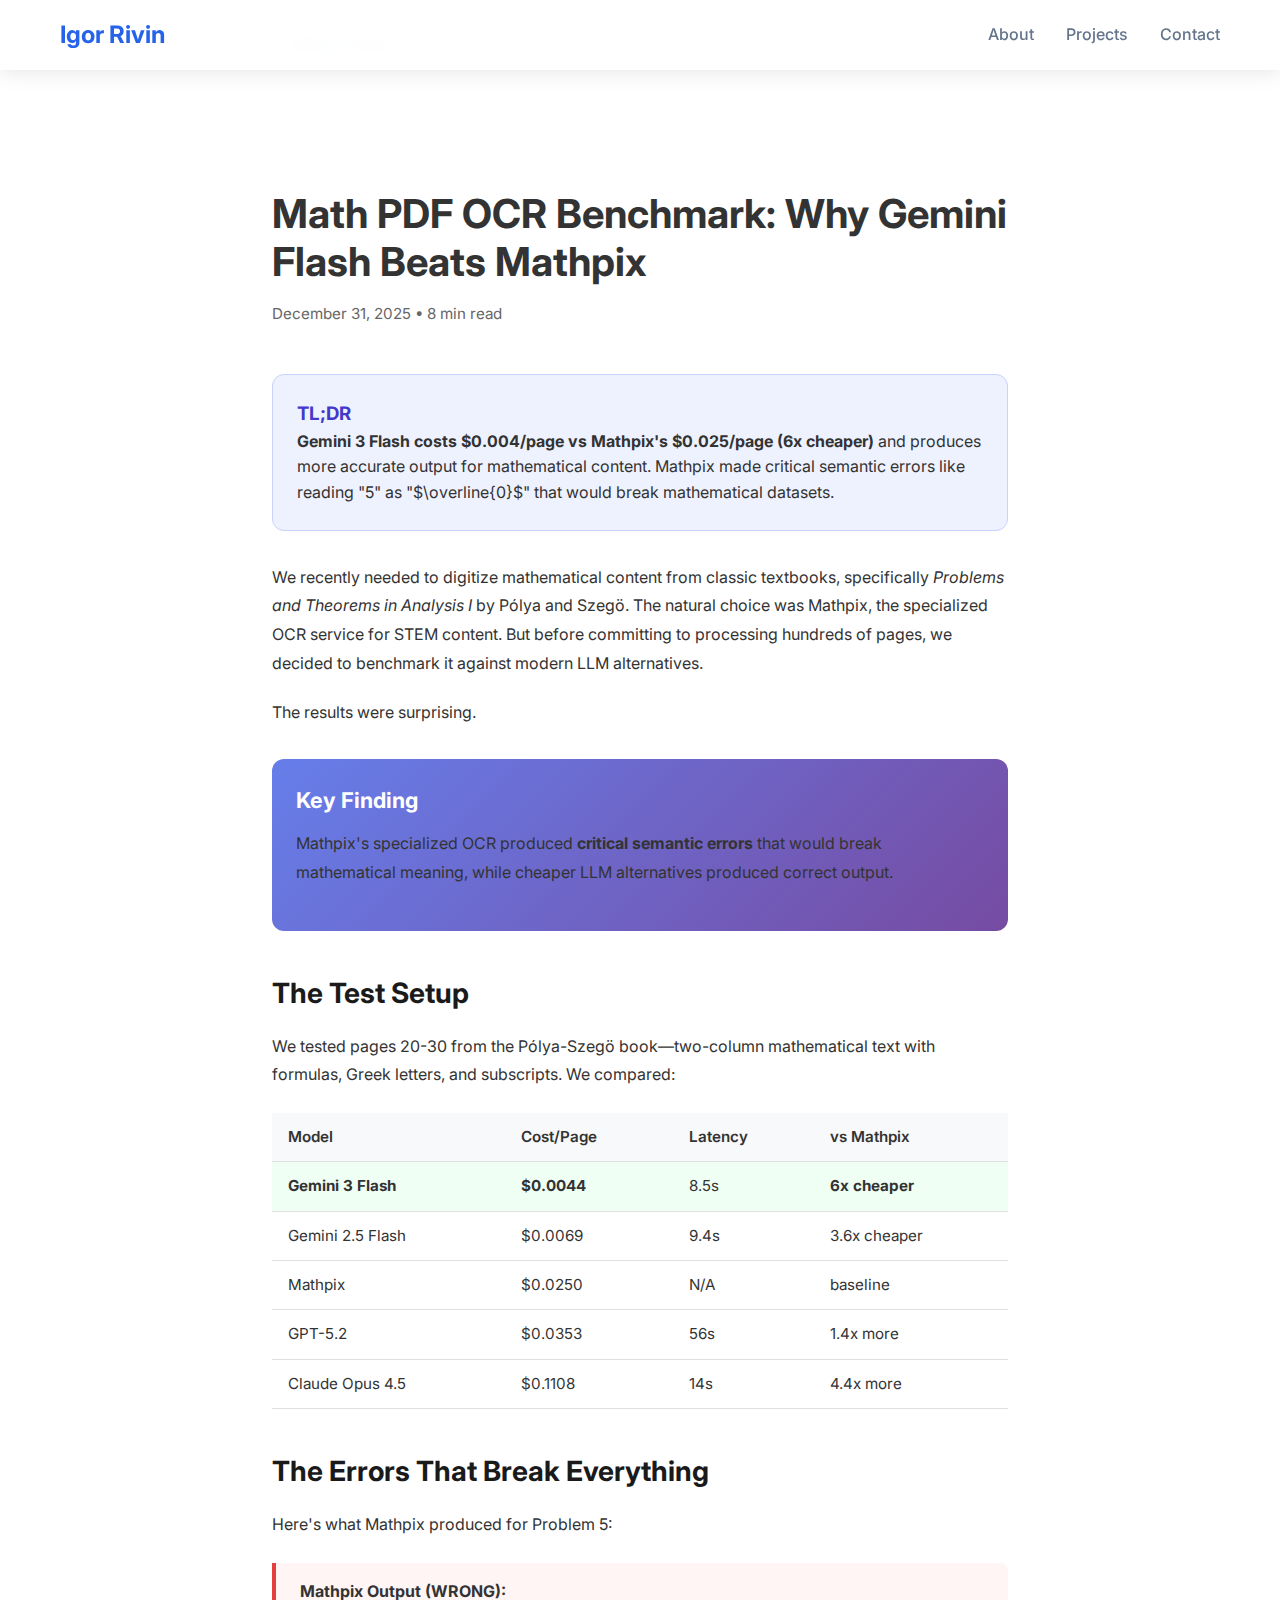
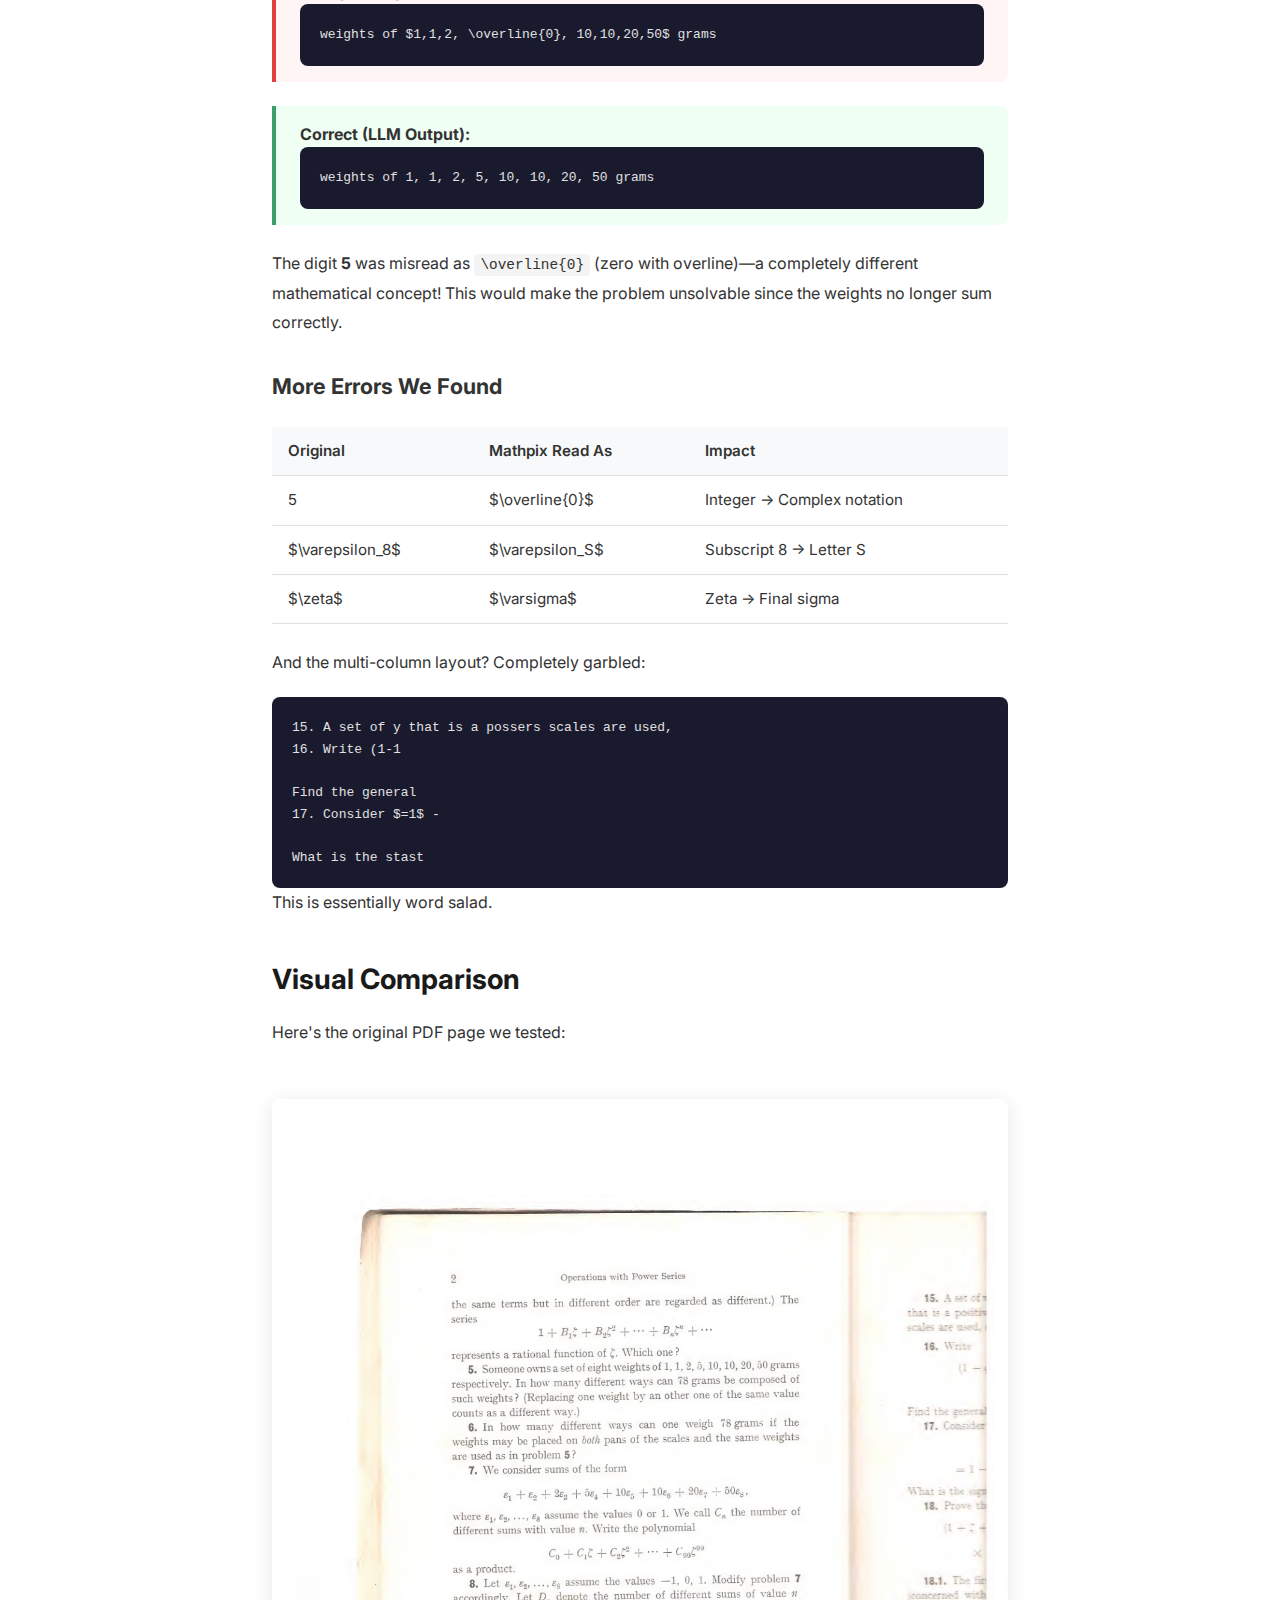
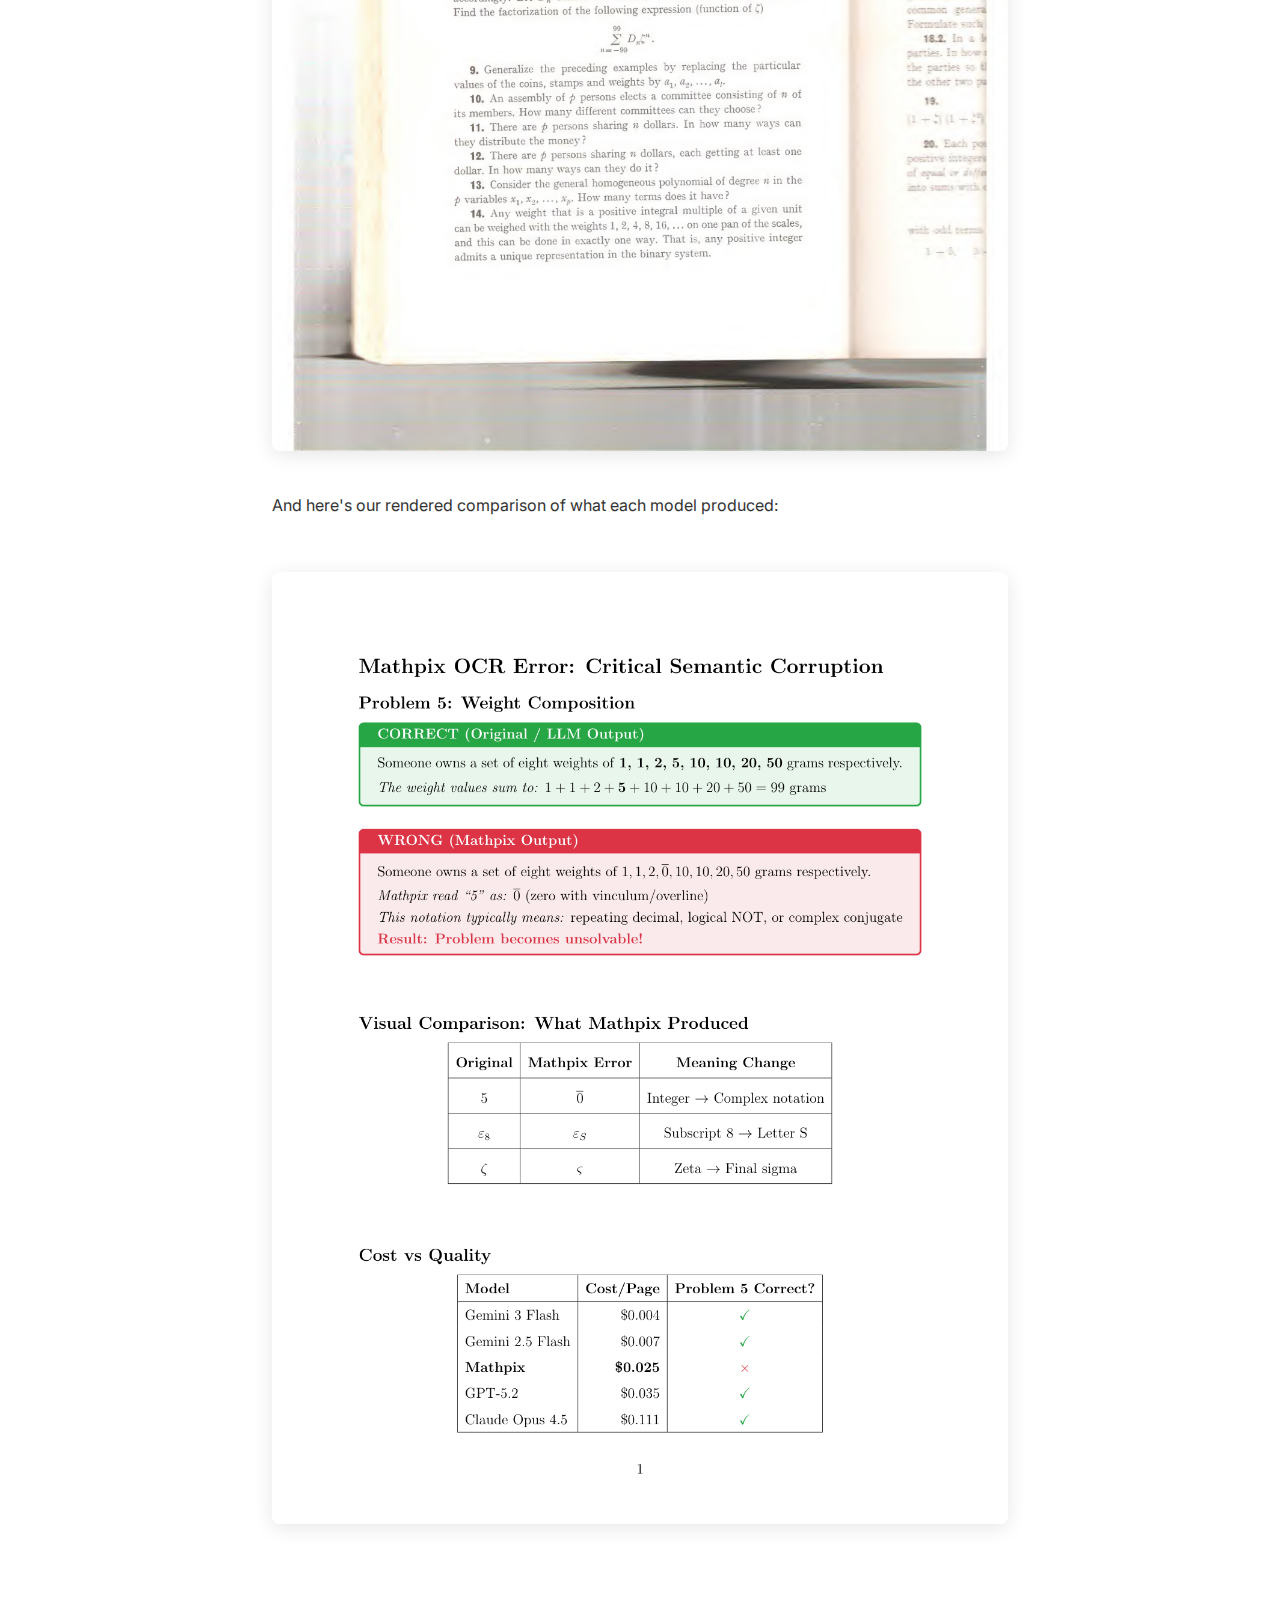
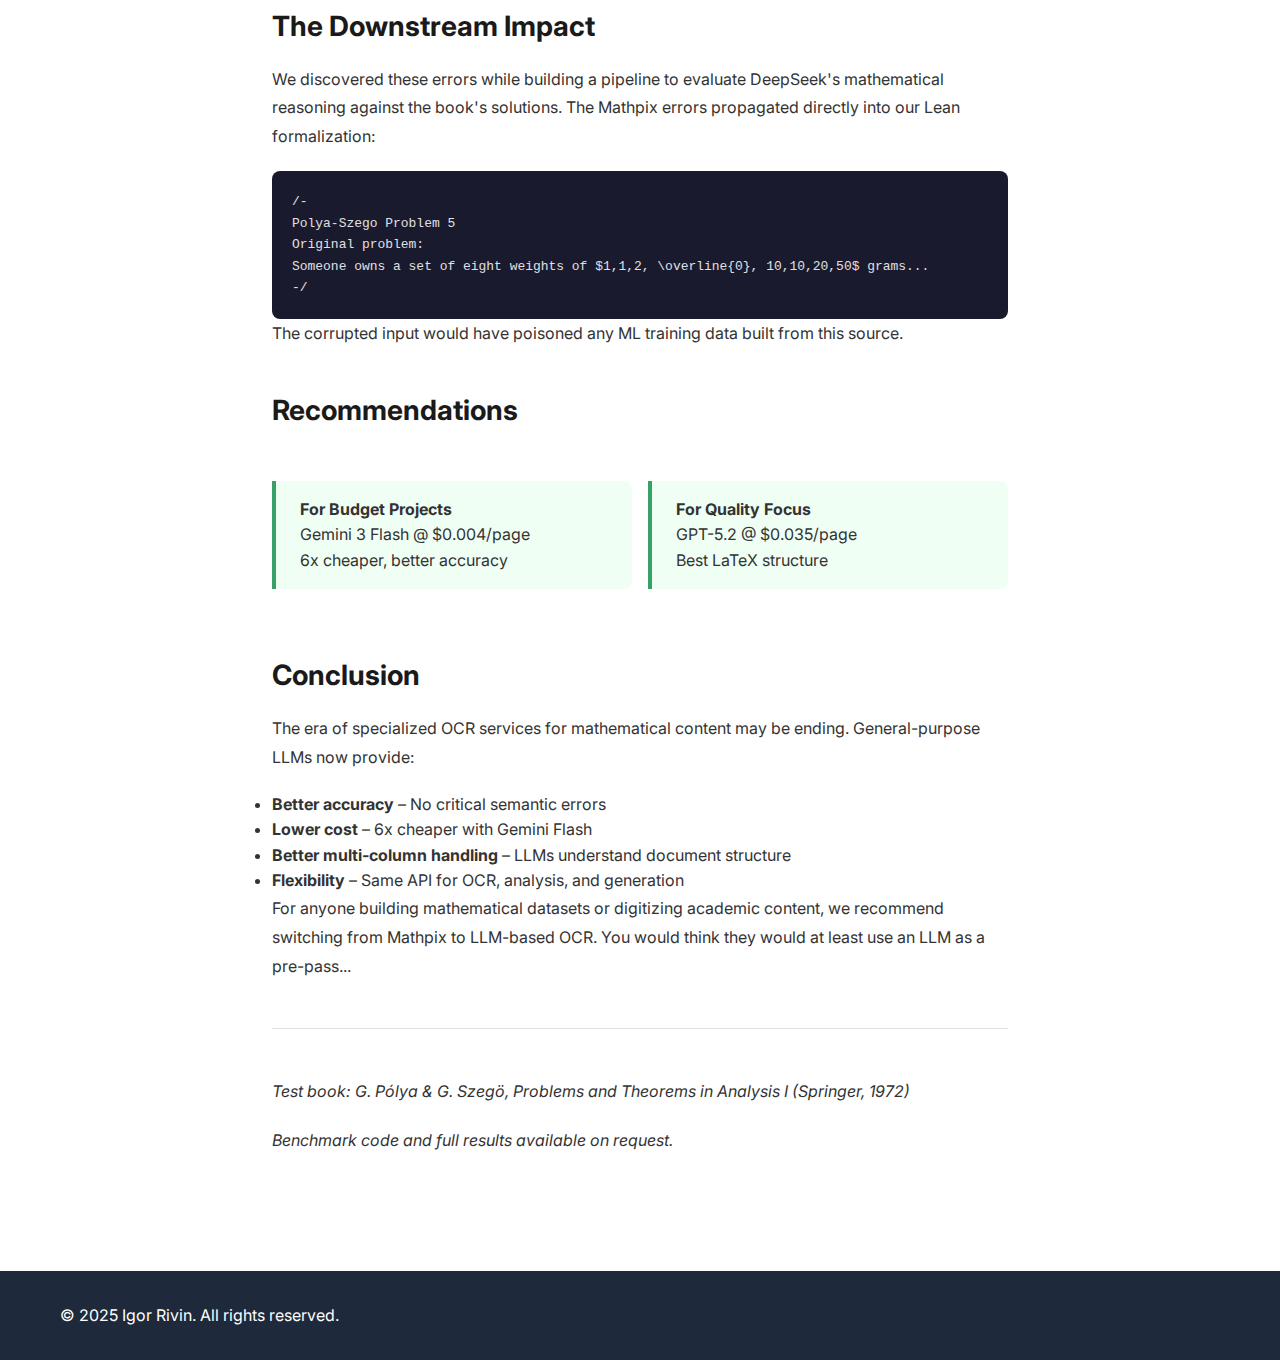
<file: blog/ocr-benchmark/index.html>
<!DOCTYPE html>
<html lang="en">
<head>
    <meta charset="UTF-8">
    <meta name="viewport" content="width=device-width, initial-scale=1.0">
    <title>Math OCR Benchmark: Why Gemini Flash Beats Mathpix | Igor Rivin</title>
    <meta name="description" content="Benchmarking Mathpix against LLM-based OCR for mathematical PDFs. Gemini 3 Flash is 6x cheaper and more accurate.">
    <link rel="preconnect" href="https://fonts.googleapis.com">
    <link rel="preconnect" href="https://fonts.gstatic.com" crossorigin>
    <link href="https://fonts.googleapis.com/css2?family=Inter:wght@300;400;500;600;700&display=swap" rel="stylesheet">
    <link rel="stylesheet" href="../../styles.css">
    <style>
        .blog-post {
            max-width: 800px;
            margin: 0 auto;
            padding: 2rem;
        }
        .blog-header {
            margin-bottom: 3rem;
            padding-top: 100px;
        }
        .blog-title {
            font-size: 2.5rem;
            font-weight: 700;
            margin-bottom: 1rem;
            line-height: 1.2;
        }
        .blog-meta {
            color: #666;
            font-size: 0.95rem;
            margin-bottom: 2rem;
        }
        .blog-content h2 {
            font-size: 1.75rem;
            margin-top: 2.5rem;
            margin-bottom: 1rem;
            color: #1a1a1a;
        }
        .blog-content h3 {
            font-size: 1.35rem;
            margin-top: 2rem;
            margin-bottom: 0.75rem;
        }
        .blog-content p {
            line-height: 1.8;
            margin-bottom: 1.25rem;
            color: #333;
        }
        .blog-content img {
            max-width: 100%;
            border-radius: 8px;
            margin: 2rem 0;
            box-shadow: 0 4px 20px rgba(0,0,0,0.1);
        }
        .blog-content table {
            width: 100%;
            border-collapse: collapse;
            margin: 1.5rem 0;
            font-size: 0.95rem;
        }
        .blog-content th, .blog-content td {
            padding: 0.75rem 1rem;
            text-align: left;
            border-bottom: 1px solid #e0e0e0;
        }
        .blog-content th {
            background: #f8f9fa;
            font-weight: 600;
        }
        .blog-content tr:hover {
            background: #f8f9fa;
        }
        .highlight-box {
            background: linear-gradient(135deg, #667eea 0%, #764ba2 100%);
            color: white;
            padding: 1.5rem;
            border-radius: 12px;
            margin: 2rem 0;
        }
        .highlight-box h3 {
            color: white;
            margin-top: 0;
        }
        .error-box {
            background: #fff5f5;
            border-left: 4px solid #e53e3e;
            padding: 1rem 1.5rem;
            margin: 1.5rem 0;
            border-radius: 0 8px 8px 0;
        }
        .success-box {
            background: #f0fff4;
            border-left: 4px solid #38a169;
            padding: 1rem 1.5rem;
            margin: 1.5rem 0;
            border-radius: 0 8px 8px 0;
        }
        code {
            background: #f4f4f4;
            padding: 0.2rem 0.4rem;
            border-radius: 4px;
            font-family: 'SF Mono', 'Monaco', monospace;
            font-size: 0.9em;
        }
        pre {
            background: #1a1a2e;
            color: #e0e0e0;
            padding: 1.25rem;
            border-radius: 8px;
            overflow-x: auto;
            font-size: 0.9rem;
            line-height: 1.5;
        }
        pre code {
            background: none;
            padding: 0;
            color: inherit;
        }
        .back-link {
            display: inline-flex;
            align-items: center;
            color: #667eea;
            text-decoration: none;
            margin-bottom: 2rem;
            font-weight: 500;
        }
        .back-link:hover {
            text-decoration: underline;
        }
        .tldr {
            background: #eef2ff;
            border: 1px solid #c7d2fe;
            padding: 1.5rem;
            border-radius: 12px;
            margin-bottom: 2rem;
        }
        .tldr h3 {
            margin-top: 0;
            color: #4338ca;
        }
        .comparison-grid {
            display: grid;
            grid-template-columns: 1fr 1fr;
            gap: 1rem;
            margin: 1.5rem 0;
        }
        @media (max-width: 600px) {
            .comparison-grid {
                grid-template-columns: 1fr;
            }
        }
    </style>
</head>
<body>
    <header class="header">
        <div class="container">
            <nav class="nav">
                <div class="logo">
                    <a href="/" style="text-decoration: none; color: inherit;"><h1>Igor Rivin</h1></a>
                </div>
                <div class="nav-links">
                    <a href="/#about">About</a>
                    <a href="/#projects">Projects</a>
                    <a href="/#contact">Contact</a>
                </div>
            </nav>
        </div>
    </header>

    <article class="blog-post">
        <a href="/" class="back-link">&larr; Back to Home</a>

        <header class="blog-header">
            <h1 class="blog-title">Math PDF OCR Benchmark: Why Gemini Flash Beats Mathpix</h1>
            <div class="blog-meta">December 31, 2025 &bull; 8 min read</div>
        </header>

        <div class="tldr">
            <h3>TL;DR</h3>
            <p><strong>Gemini 3 Flash costs $0.004/page vs Mathpix's $0.025/page (6x cheaper)</strong> and produces more accurate output for mathematical content. Mathpix made critical semantic errors like reading "5" as "$\overline{0}$" that would break mathematical datasets.</p>
        </div>

        <div class="blog-content">
            <p>We recently needed to digitize mathematical content from classic textbooks, specifically <em>Problems and Theorems in Analysis I</em> by Pólya and Szegö. The natural choice was Mathpix, the specialized OCR service for STEM content. But before committing to processing hundreds of pages, we decided to benchmark it against modern LLM alternatives.</p>

            <p>The results were surprising.</p>

            <div class="highlight-box">
                <h3>Key Finding</h3>
                <p>Mathpix's specialized OCR produced <strong>critical semantic errors</strong> that would break mathematical meaning, while cheaper LLM alternatives produced correct output.</p>
            </div>

            <h2>The Test Setup</h2>

            <p>We tested pages 20-30 from the Pólya-Szegö book&mdash;two-column mathematical text with formulas, Greek letters, and subscripts. We compared:</p>

            <table>
                <thead>
                    <tr>
                        <th>Model</th>
                        <th>Cost/Page</th>
                        <th>Latency</th>
                        <th>vs Mathpix</th>
                    </tr>
                </thead>
                <tbody>
                    <tr style="background: #f0fff4;">
                        <td><strong>Gemini 3 Flash</strong></td>
                        <td><strong>$0.0044</strong></td>
                        <td>8.5s</td>
                        <td><strong>6x cheaper</strong></td>
                    </tr>
                    <tr>
                        <td>Gemini 2.5 Flash</td>
                        <td>$0.0069</td>
                        <td>9.4s</td>
                        <td>3.6x cheaper</td>
                    </tr>
                    <tr>
                        <td>Mathpix</td>
                        <td>$0.0250</td>
                        <td>N/A</td>
                        <td>baseline</td>
                    </tr>
                    <tr>
                        <td>GPT-5.2</td>
                        <td>$0.0353</td>
                        <td>56s</td>
                        <td>1.4x more</td>
                    </tr>
                    <tr>
                        <td>Claude Opus 4.5</td>
                        <td>$0.1108</td>
                        <td>14s</td>
                        <td>4.4x more</td>
                    </tr>
                </tbody>
            </table>

            <h2>The Errors That Break Everything</h2>

            <p>Here's what Mathpix produced for Problem 5:</p>

            <div class="error-box">
                <strong>Mathpix Output (WRONG):</strong>
                <pre><code>weights of $1,1,2, \overline{0}, 10,10,20,50$ grams</code></pre>
            </div>

            <div class="success-box">
                <strong>Correct (LLM Output):</strong>
                <pre><code>weights of 1, 1, 2, 5, 10, 10, 20, 50 grams</code></pre>
            </div>

            <p>The digit <strong>5</strong> was misread as <code>\overline{0}</code> (zero with overline)&mdash;a completely different mathematical concept! This would make the problem unsolvable since the weights no longer sum correctly.</p>

            <h3>More Errors We Found</h3>

            <table>
                <thead>
                    <tr>
                        <th>Original</th>
                        <th>Mathpix Read As</th>
                        <th>Impact</th>
                    </tr>
                </thead>
                <tbody>
                    <tr>
                        <td>5</td>
                        <td>$\overline{0}$</td>
                        <td>Integer → Complex notation</td>
                    </tr>
                    <tr>
                        <td>$\varepsilon_8$</td>
                        <td>$\varepsilon_S$</td>
                        <td>Subscript 8 → Letter S</td>
                    </tr>
                    <tr>
                        <td>$\zeta$</td>
                        <td>$\varsigma$</td>
                        <td>Zeta → Final sigma</td>
                    </tr>
                </tbody>
            </table>

            <p>And the multi-column layout? Completely garbled:</p>

            <pre><code>15. A set of y that is a possers scales are used,
16. Write (1-1

Find the general
17. Consider $=1$ -

What is the stast</code></pre>

            <p>This is essentially word salad.</p>

            <h2>Visual Comparison</h2>

            <p>Here's the original PDF page we tested:</p>

            <img src="images/page_22.png" alt="Original PDF page from Pólya-Szegö showing two-column mathematical text" />

            <p>And here's our rendered comparison of what each model produced:</p>

            <img src="images/error_comparison_p1.png" alt="Comparison chart showing Mathpix errors vs correct LLM output" />

            <h2>The Downstream Impact</h2>

            <p>We discovered these errors while building a pipeline to evaluate DeepSeek's mathematical reasoning against the book's solutions. The Mathpix errors propagated directly into our Lean formalization:</p>

            <pre><code>/-
Polya-Szego Problem 5
Original problem:
Someone owns a set of eight weights of $1,1,2, \overline{0}, 10,10,20,50$ grams...
-/</code></pre>

            <p>The corrupted input would have poisoned any ML training data built from this source.</p>

            <h2>Recommendations</h2>

            <div class="comparison-grid">
                <div class="success-box">
                    <strong>For Budget Projects</strong><br>
                    Gemini 3 Flash @ $0.004/page<br>
                    6x cheaper, better accuracy
                </div>
                <div class="success-box">
                    <strong>For Quality Focus</strong><br>
                    GPT-5.2 @ $0.035/page<br>
                    Best LaTeX structure
                </div>
            </div>

            <h2>Conclusion</h2>

            <p>The era of specialized OCR services for mathematical content may be ending. General-purpose LLMs now provide:</p>

            <ul>
                <li><strong>Better accuracy</strong> &ndash; No critical semantic errors</li>
                <li><strong>Lower cost</strong> &ndash; 6x cheaper with Gemini Flash</li>
                <li><strong>Better multi-column handling</strong> &ndash; LLMs understand document structure</li>
                <li><strong>Flexibility</strong> &ndash; Same API for OCR, analysis, and generation</li>
            </ul>

            <p>For anyone building mathematical datasets or digitizing academic content, we recommend switching from Mathpix to LLM-based OCR. You would think they would at least use an LLM as a pre-pass...</p>

            <hr style="margin: 3rem 0; border: none; border-top: 1px solid #e0e0e0;">

            <p><em>Test book: G. Pólya & G. Szegö, Problems and Theorems in Analysis I (Springer, 1972)</em></p>
            <p><em>Benchmark code and full results available on request.</em></p>
        </div>
    </article>

    <footer class="footer" style="margin-top: 4rem;">
        <div class="container">
            <p>&copy; 2025 Igor Rivin. All rights reserved.</p>
        </div>
    </footer>
</body>
</html>
</file>
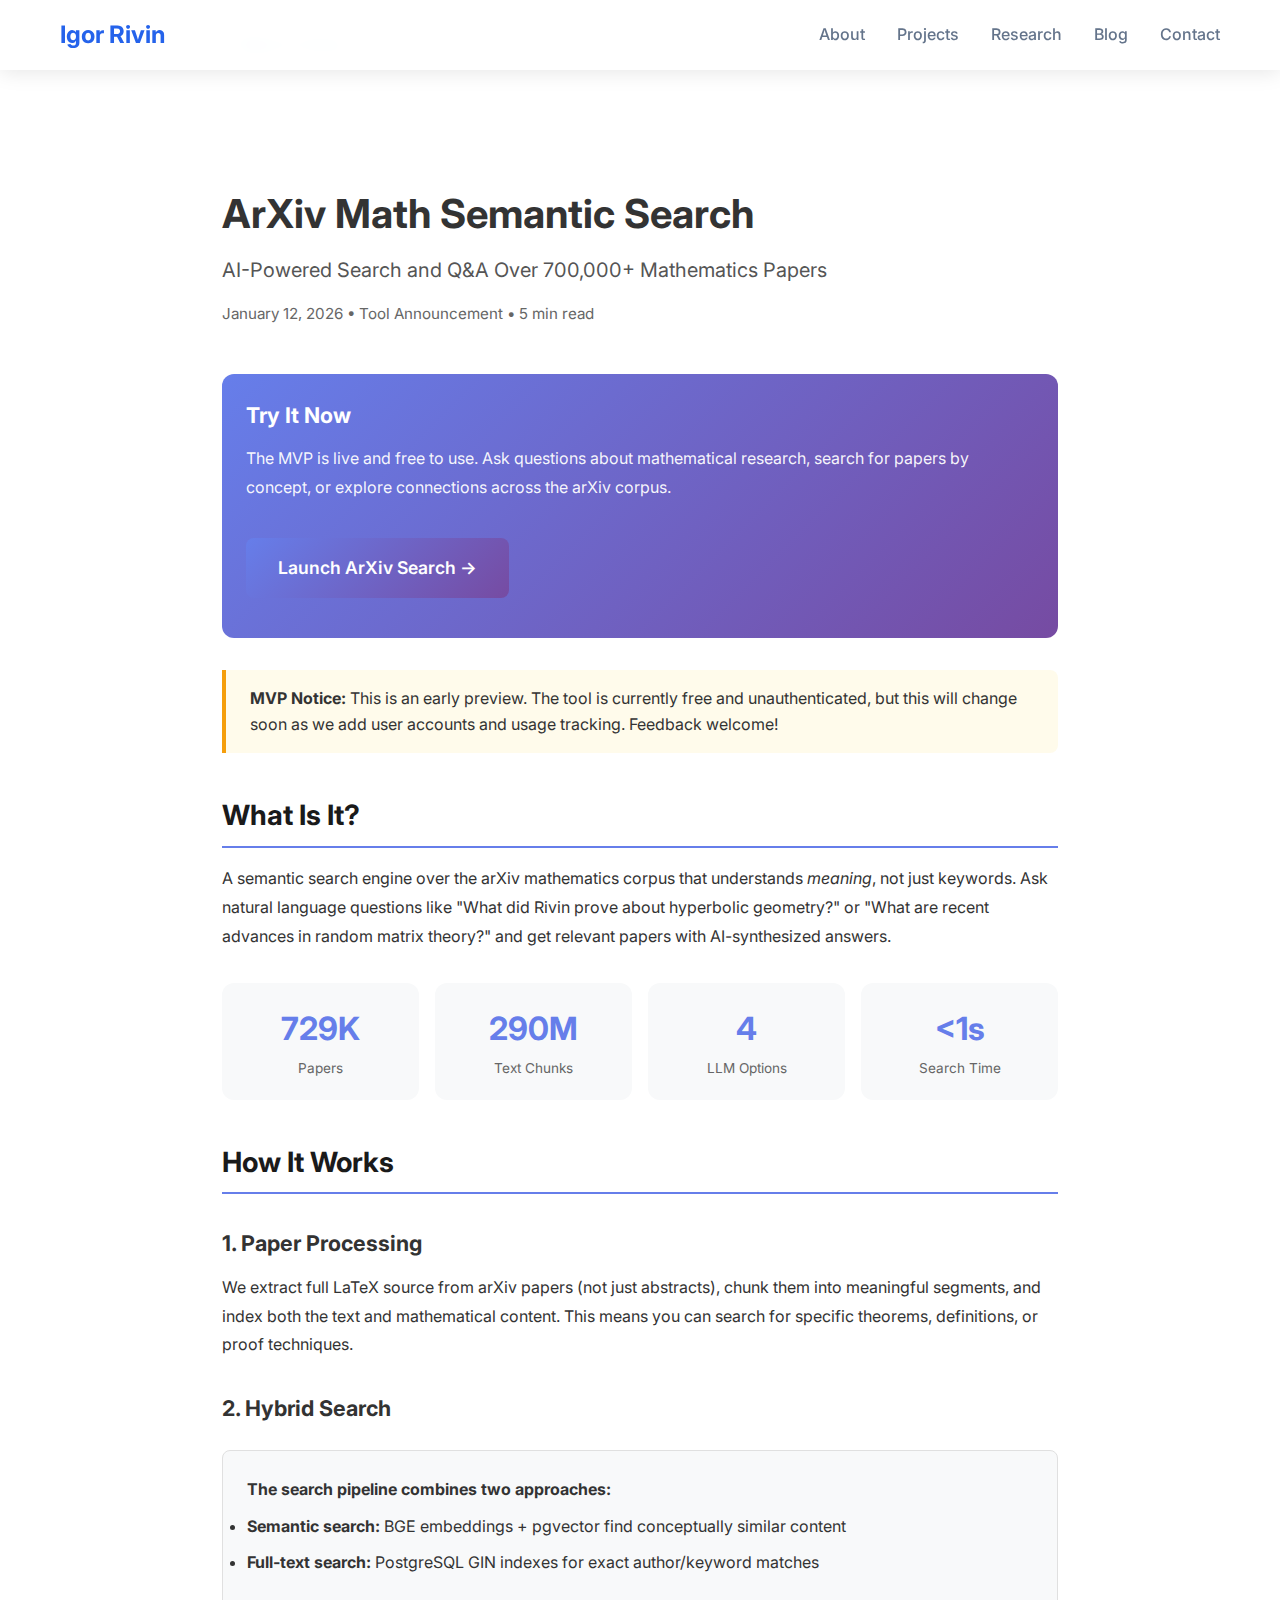
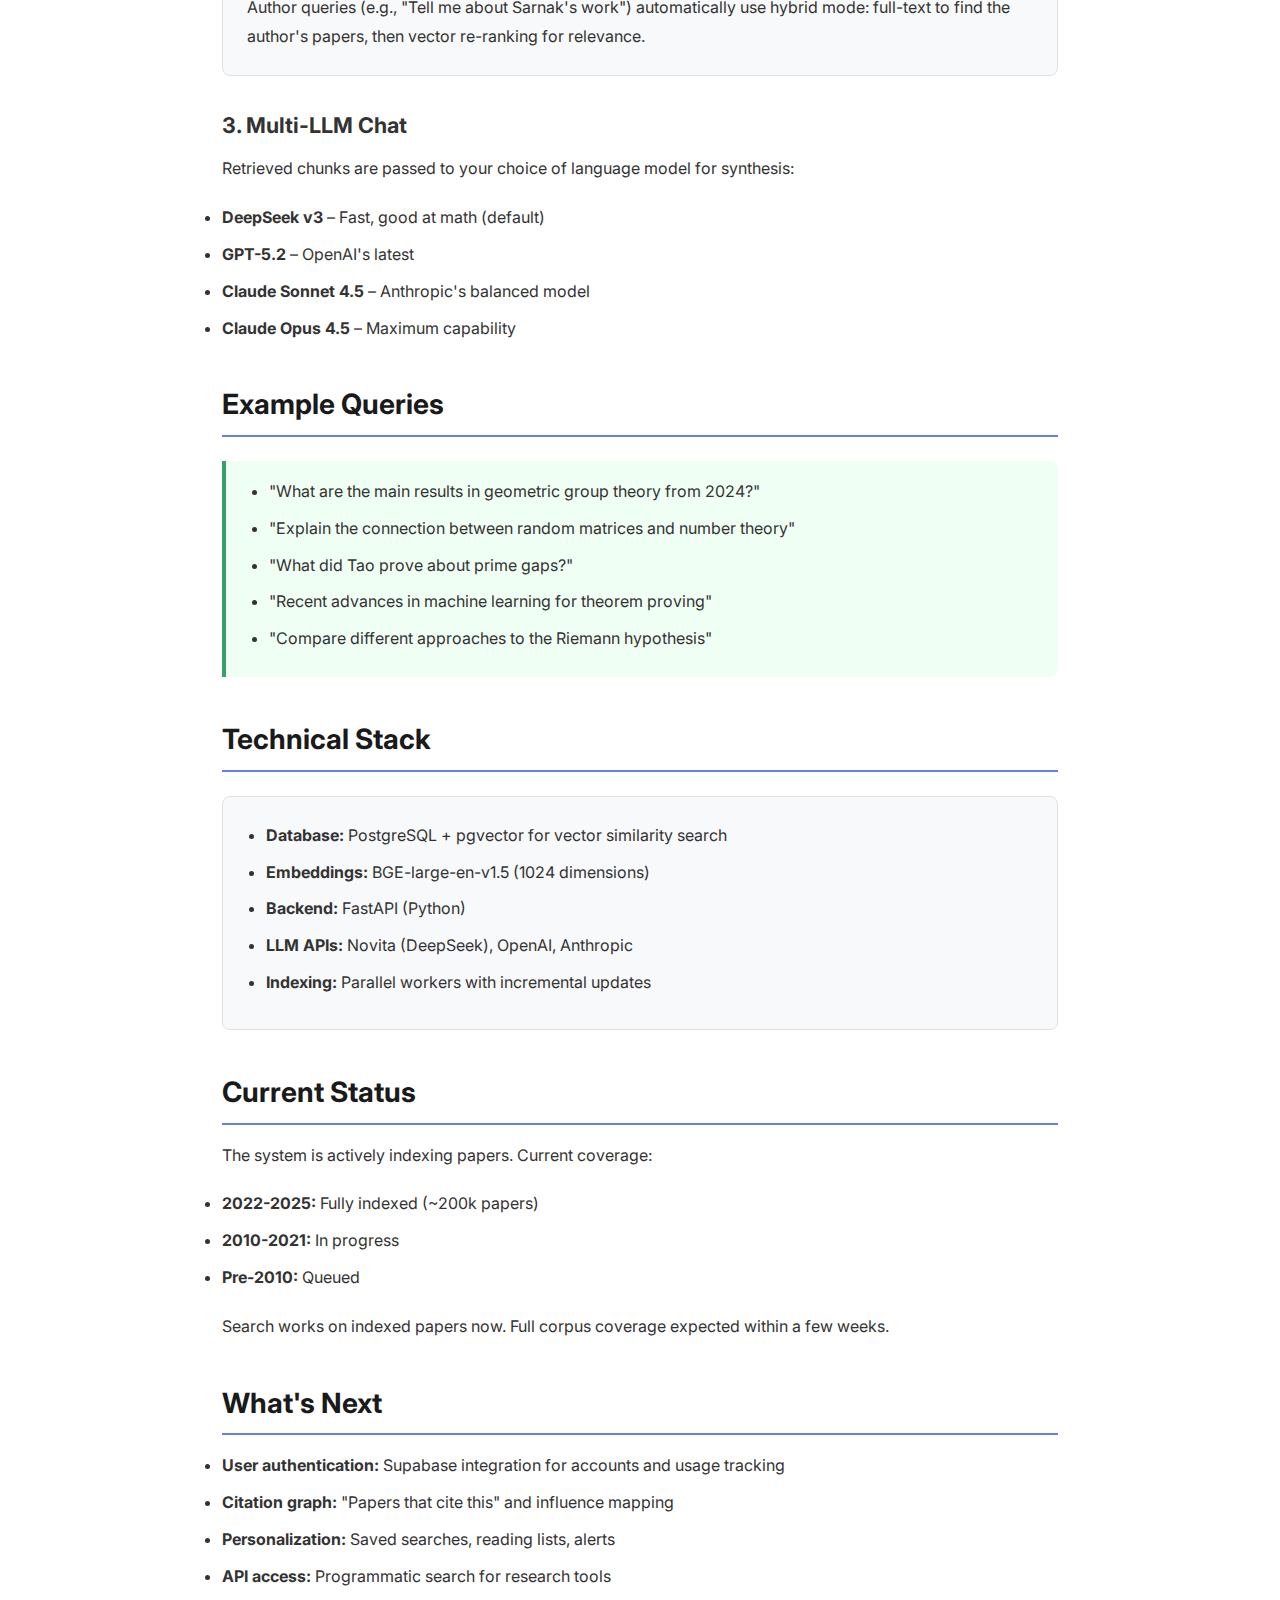
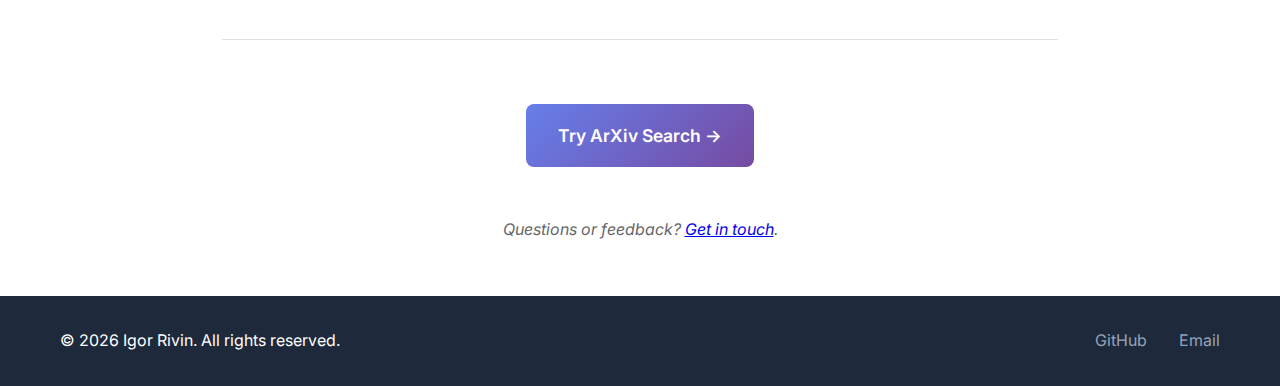
<file: research/arxiv-semantic-search/index.html>
<!DOCTYPE html>
<html lang="en">
<head>
    <meta charset="UTF-8">
    <meta name="viewport" content="width=device-width, initial-scale=1.0">
    <title>ArXiv Math Semantic Search | Igor Rivin</title>
    <meta name="description" content="Semantic search and AI-powered Q&A over 700k+ arXiv mathematics papers. Free MVP available.">
    <link rel="preconnect" href="https://fonts.googleapis.com">
    <link rel="preconnect" href="https://fonts.gstatic.com" crossorigin>
    <link href="https://fonts.googleapis.com/css2?family=Inter:wght@300;400;500;600;700&display=swap" rel="stylesheet">
    <link rel="stylesheet" href="../../styles.css">
    <style>
        .blog-post {
            max-width: 900px;
            margin: 0 auto;
            padding: 2rem;
        }
        .blog-header {
            margin-bottom: 3rem;
            padding-top: 100px;
        }
        .blog-title {
            font-size: 2.5rem;
            font-weight: 700;
            margin-bottom: 1rem;
            line-height: 1.2;
        }
        .blog-meta {
            color: #666;
            font-size: 0.95rem;
            margin-bottom: 2rem;
        }
        .blog-content h2 {
            font-size: 1.75rem;
            margin-top: 2.5rem;
            margin-bottom: 1rem;
            color: #1a1a1a;
            border-bottom: 2px solid #667eea;
            padding-bottom: 0.5rem;
        }
        .blog-content h3 {
            font-size: 1.35rem;
            margin-top: 2rem;
            margin-bottom: 0.75rem;
        }
        .blog-content p {
            line-height: 1.8;
            margin-bottom: 1.25rem;
            color: #333;
        }
        .blog-content ul, .blog-content ol {
            line-height: 1.8;
            margin-bottom: 1.25rem;
            color: #333;
        }
        .blog-content li {
            margin-bottom: 0.5rem;
        }
        .highlight-box {
            background: linear-gradient(135deg, #667eea 0%, #764ba2 100%);
            color: white;
            padding: 1.5rem;
            border-radius: 12px;
            margin: 2rem 0;
        }
        .highlight-box h3 {
            color: white;
            margin-top: 0;
        }
        .highlight-box p {
            color: rgba(255,255,255,0.95);
        }
        .highlight-box a {
            color: white;
            font-weight: 600;
        }
        .warning-box {
            background: #fffbeb;
            border-left: 4px solid #f59e0b;
            padding: 1rem 1.5rem;
            margin: 1.5rem 0;
            border-radius: 0 8px 8px 0;
        }
        .success-box {
            background: #f0fff4;
            border-left: 4px solid #38a169;
            padding: 1rem 1.5rem;
            margin: 1.5rem 0;
            border-radius: 0 8px 8px 0;
        }
        .tech-box {
            background: #f8f9fa;
            border: 1px solid #e0e0e0;
            border-radius: 8px;
            padding: 1.5rem;
            margin: 1.5rem 0;
        }
        code {
            background: #f4f4f4;
            padding: 0.2rem 0.4rem;
            border-radius: 4px;
            font-size: 0.9em;
        }
        .stat-grid {
            display: grid;
            grid-template-columns: repeat(auto-fit, minmax(150px, 1fr));
            gap: 1rem;
            margin: 2rem 0;
        }
        .stat-card {
            background: #f8f9fa;
            padding: 1.25rem;
            border-radius: 12px;
            text-align: center;
        }
        .stat-value {
            font-size: 2rem;
            font-weight: 700;
            color: #667eea;
        }
        .stat-label {
            font-size: 0.85rem;
            color: #666;
            margin-top: 0.25rem;
        }
        .back-link {
            display: inline-block;
            margin-bottom: 2rem;
            color: #667eea;
            text-decoration: none;
        }
        .back-link:hover {
            text-decoration: underline;
        }
        .try-it-btn {
            display: inline-block;
            background: linear-gradient(135deg, #667eea 0%, #764ba2 100%);
            color: white;
            padding: 1rem 2rem;
            border-radius: 8px;
            text-decoration: none;
            font-weight: 600;
            font-size: 1.1rem;
            margin: 1rem 0;
            transition: transform 0.2s, box-shadow 0.2s;
        }
        .try-it-btn:hover {
            transform: translateY(-2px);
            box-shadow: 0 4px 15px rgba(102, 126, 234, 0.4);
        }
    </style>

    <!-- Google Analytics -->
    <script async src="https://www.googletagmanager.com/gtag/js?id=G-V2J6QDNPZZ"></script>
    <script>
        window.dataLayer = window.dataLayer || [];
        function gtag(){dataLayer.push(arguments);}
        gtag('js', new Date());
        gtag('config', 'G-V2J6QDNPZZ');
    </script>
</head>
<body>
    <!-- Header -->
    <header class="header">
        <div class="container">
            <nav class="nav">
                <div class="logo">
                    <a href="/" style="text-decoration: none; color: inherit;"><h1>Igor Rivin</h1></a>
                </div>
                <div class="nav-links">
                    <a href="/#about">About</a>
                    <a href="/#projects">Projects</a>
                    <a href="/research/">Research</a>
                    <a href="/blog/">Blog</a>
                    <a href="/#contact">Contact</a>
                </div>
            </nav>
        </div>
    </header>

    <article class="blog-post">
        <a href="/" class="back-link">&larr; Back to Home</a>

        <header class="blog-header">
            <h1 class="blog-title">ArXiv Math Semantic Search</h1>
            <p class="blog-subtitle" style="font-size: 1.25rem; color: #555; margin-bottom: 1rem;">
                AI-Powered Search and Q&A Over 700,000+ Mathematics Papers
            </p>
            <p class="blog-meta">January 12, 2026 &bull; Tool Announcement &bull; 5 min read</p>
        </header>

        <div class="blog-content">
            <div class="highlight-box">
                <h3>Try It Now</h3>
                <p>
                    The MVP is live and free to use. Ask questions about mathematical research,
                    search for papers by concept, or explore connections across the arXiv corpus.
                </p>
                <a href="https://igor.ngrok.pro" target="_blank" class="try-it-btn">Launch ArXiv Search &rarr;</a>
            </div>

            <div class="warning-box">
                <strong>MVP Notice:</strong> This is an early preview. The tool is currently free and
                unauthenticated, but this will change soon as we add user accounts and usage tracking.
                Feedback welcome!
            </div>

            <h2>What Is It?</h2>
            <p>
                A semantic search engine over the arXiv mathematics corpus that understands
                <em>meaning</em>, not just keywords. Ask natural language questions like
                "What did Rivin prove about hyperbolic geometry?" or "What are recent advances
                in random matrix theory?" and get relevant papers with AI-synthesized answers.
            </p>

            <div class="stat-grid">
                <div class="stat-card">
                    <div class="stat-value">729K</div>
                    <div class="stat-label">Papers</div>
                </div>
                <div class="stat-card">
                    <div class="stat-value">290M</div>
                    <div class="stat-label">Text Chunks</div>
                </div>
                <div class="stat-card">
                    <div class="stat-value">4</div>
                    <div class="stat-label">LLM Options</div>
                </div>
                <div class="stat-card">
                    <div class="stat-value">&lt;1s</div>
                    <div class="stat-label">Search Time</div>
                </div>
            </div>

            <h2>How It Works</h2>

            <h3>1. Paper Processing</h3>
            <p>
                We extract full LaTeX source from arXiv papers (not just abstracts), chunk them
                into meaningful segments, and index both the text and mathematical content.
                This means you can search for specific theorems, definitions, or proof techniques.
            </p>

            <h3>2. Hybrid Search</h3>
            <div class="tech-box">
                <p style="margin: 0;"><strong>The search pipeline combines two approaches:</strong></p>
                <ul style="margin-top: 0.5rem; margin-bottom: 0;">
                    <li><strong>Semantic search:</strong> BGE embeddings + pgvector find conceptually similar content</li>
                    <li><strong>Full-text search:</strong> PostgreSQL GIN indexes for exact author/keyword matches</li>
                </ul>
                <p style="margin-bottom: 0; margin-top: 1rem;">
                    Author queries (e.g., "Tell me about Sarnak's work") automatically use hybrid mode:
                    full-text to find the author's papers, then vector re-ranking for relevance.
                </p>
            </div>

            <h3>3. Multi-LLM Chat</h3>
            <p>
                Retrieved chunks are passed to your choice of language model for synthesis:
            </p>
            <ul>
                <li><strong>DeepSeek v3</strong> &ndash; Fast, good at math (default)</li>
                <li><strong>GPT-5.2</strong> &ndash; OpenAI's latest</li>
                <li><strong>Claude Sonnet 4.5</strong> &ndash; Anthropic's balanced model</li>
                <li><strong>Claude Opus 4.5</strong> &ndash; Maximum capability</li>
            </ul>

            <h2>Example Queries</h2>
            <div class="success-box">
                <ul style="margin: 0; padding-left: 1.2rem;">
                    <li>"What are the main results in geometric group theory from 2024?"</li>
                    <li>"Explain the connection between random matrices and number theory"</li>
                    <li>"What did Tao prove about prime gaps?"</li>
                    <li>"Recent advances in machine learning for theorem proving"</li>
                    <li>"Compare different approaches to the Riemann hypothesis"</li>
                </ul>
            </div>

            <h2>Technical Stack</h2>
            <div class="tech-box">
                <ul style="margin: 0; padding-left: 1.2rem;">
                    <li><strong>Database:</strong> PostgreSQL + pgvector for vector similarity search</li>
                    <li><strong>Embeddings:</strong> BGE-large-en-v1.5 (1024 dimensions)</li>
                    <li><strong>Backend:</strong> FastAPI (Python)</li>
                    <li><strong>LLM APIs:</strong> Novita (DeepSeek), OpenAI, Anthropic</li>
                    <li><strong>Indexing:</strong> Parallel workers with incremental updates</li>
                </ul>
            </div>

            <h2>Current Status</h2>
            <p>
                The system is actively indexing papers. Current coverage:
            </p>
            <ul>
                <li><strong>2022-2025:</strong> Fully indexed (~200k papers)</li>
                <li><strong>2010-2021:</strong> In progress</li>
                <li><strong>Pre-2010:</strong> Queued</li>
            </ul>
            <p>
                Search works on indexed papers now. Full corpus coverage expected within a few weeks.
            </p>

            <h2>What's Next</h2>
            <ul>
                <li><strong>User authentication:</strong> Supabase integration for accounts and usage tracking</li>
                <li><strong>Citation graph:</strong> "Papers that cite this" and influence mapping</li>
                <li><strong>Personalization:</strong> Saved searches, reading lists, alerts</li>
                <li><strong>API access:</strong> Programmatic search for research tools</li>
            </ul>

            <hr style="margin: 3rem 0; border: none; border-top: 1px solid #e0e0e0;">

            <p style="text-align: center;">
                <a href="https://igor.ngrok.pro" target="_blank" class="try-it-btn">Try ArXiv Search &rarr;</a>
            </p>

            <p style="color: #666; font-style: italic; text-align: center; margin-top: 2rem;">
                Questions or feedback? <a href="mailto:igor@dimensionreducers.com">Get in touch</a>.
            </p>
        </div>
    </article>

    <!-- Footer -->
    <footer class="footer">
        <div class="container">
            <div class="footer-content">
                <p>&copy; 2026 Igor Rivin. All rights reserved.</p>
                <div class="footer-links">
                    <a href="https://github.com/igorrivin" target="_blank">GitHub</a>
                    <a href="mailto:igor@dimensionreducers.com">Email</a>
                </div>
            </div>
        </div>
    </footer>

    <script src="../../script.js"></script>
</body>
</html>
</file>
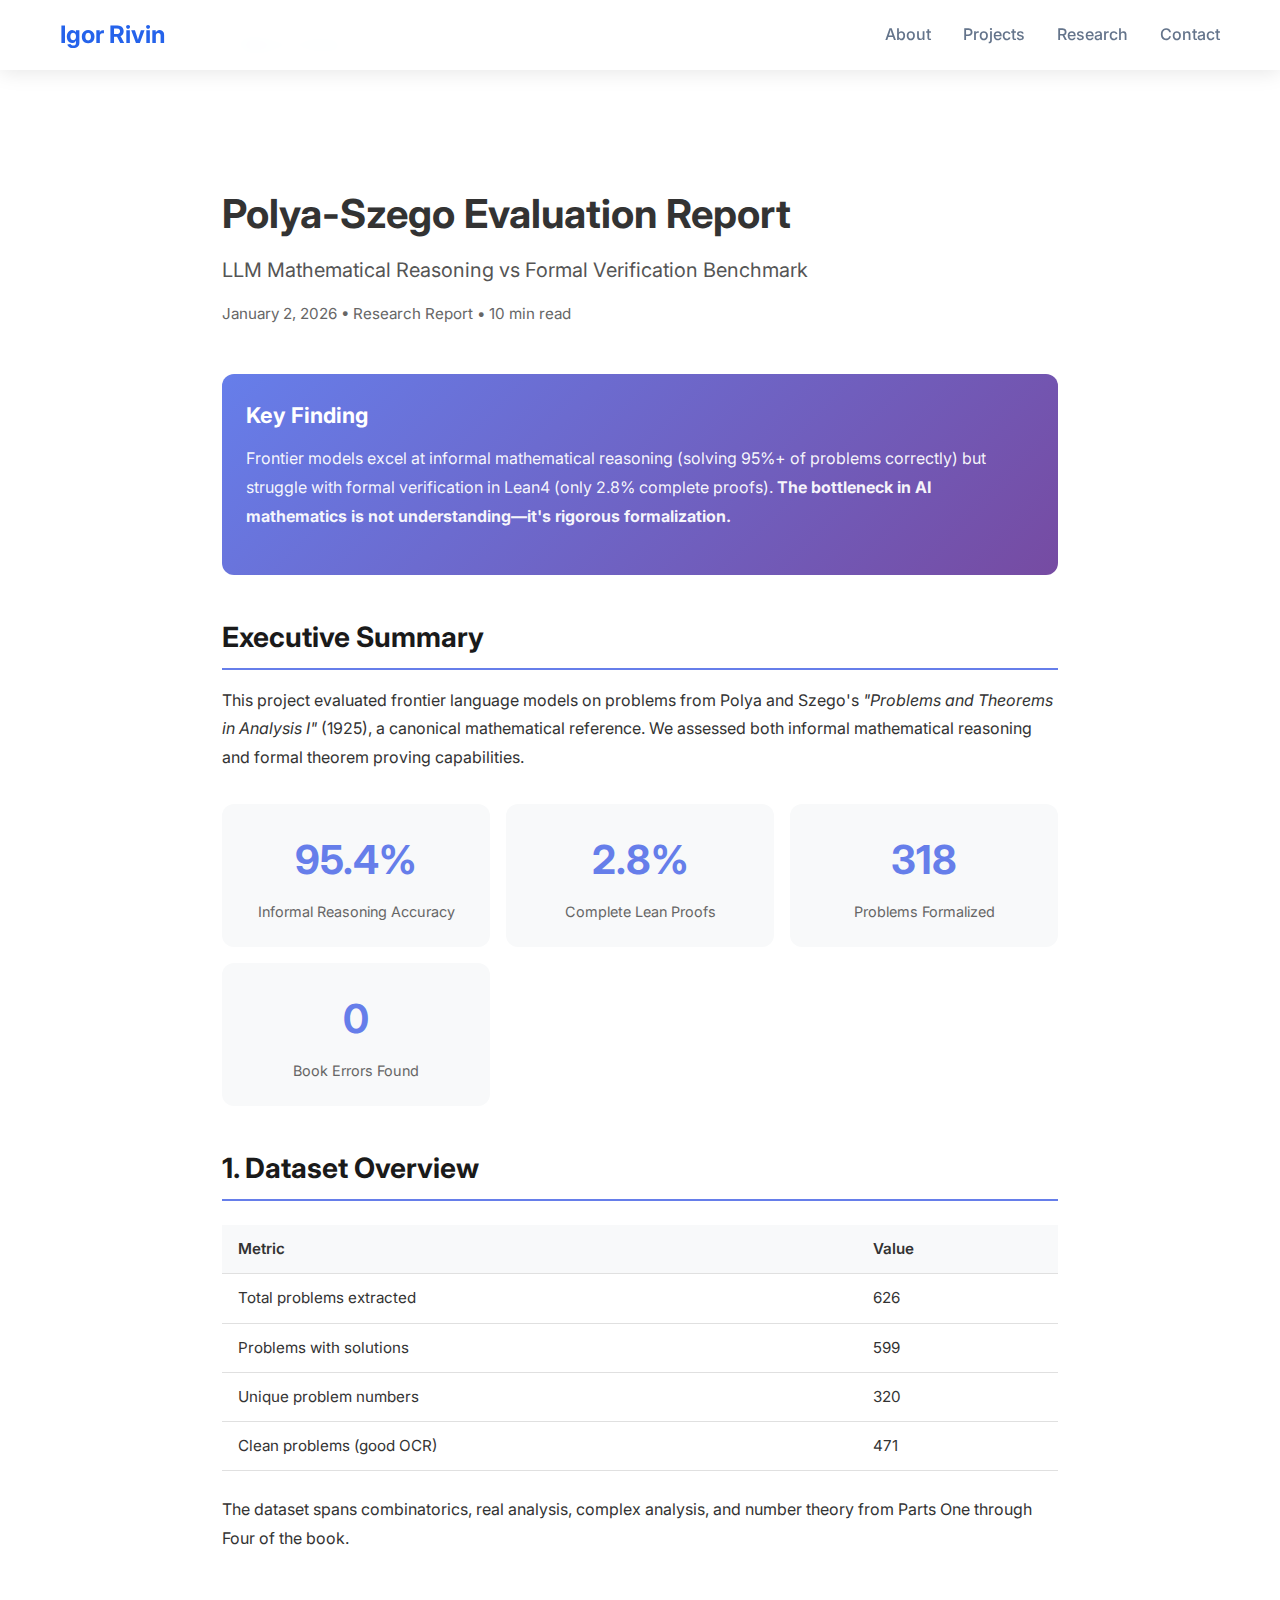
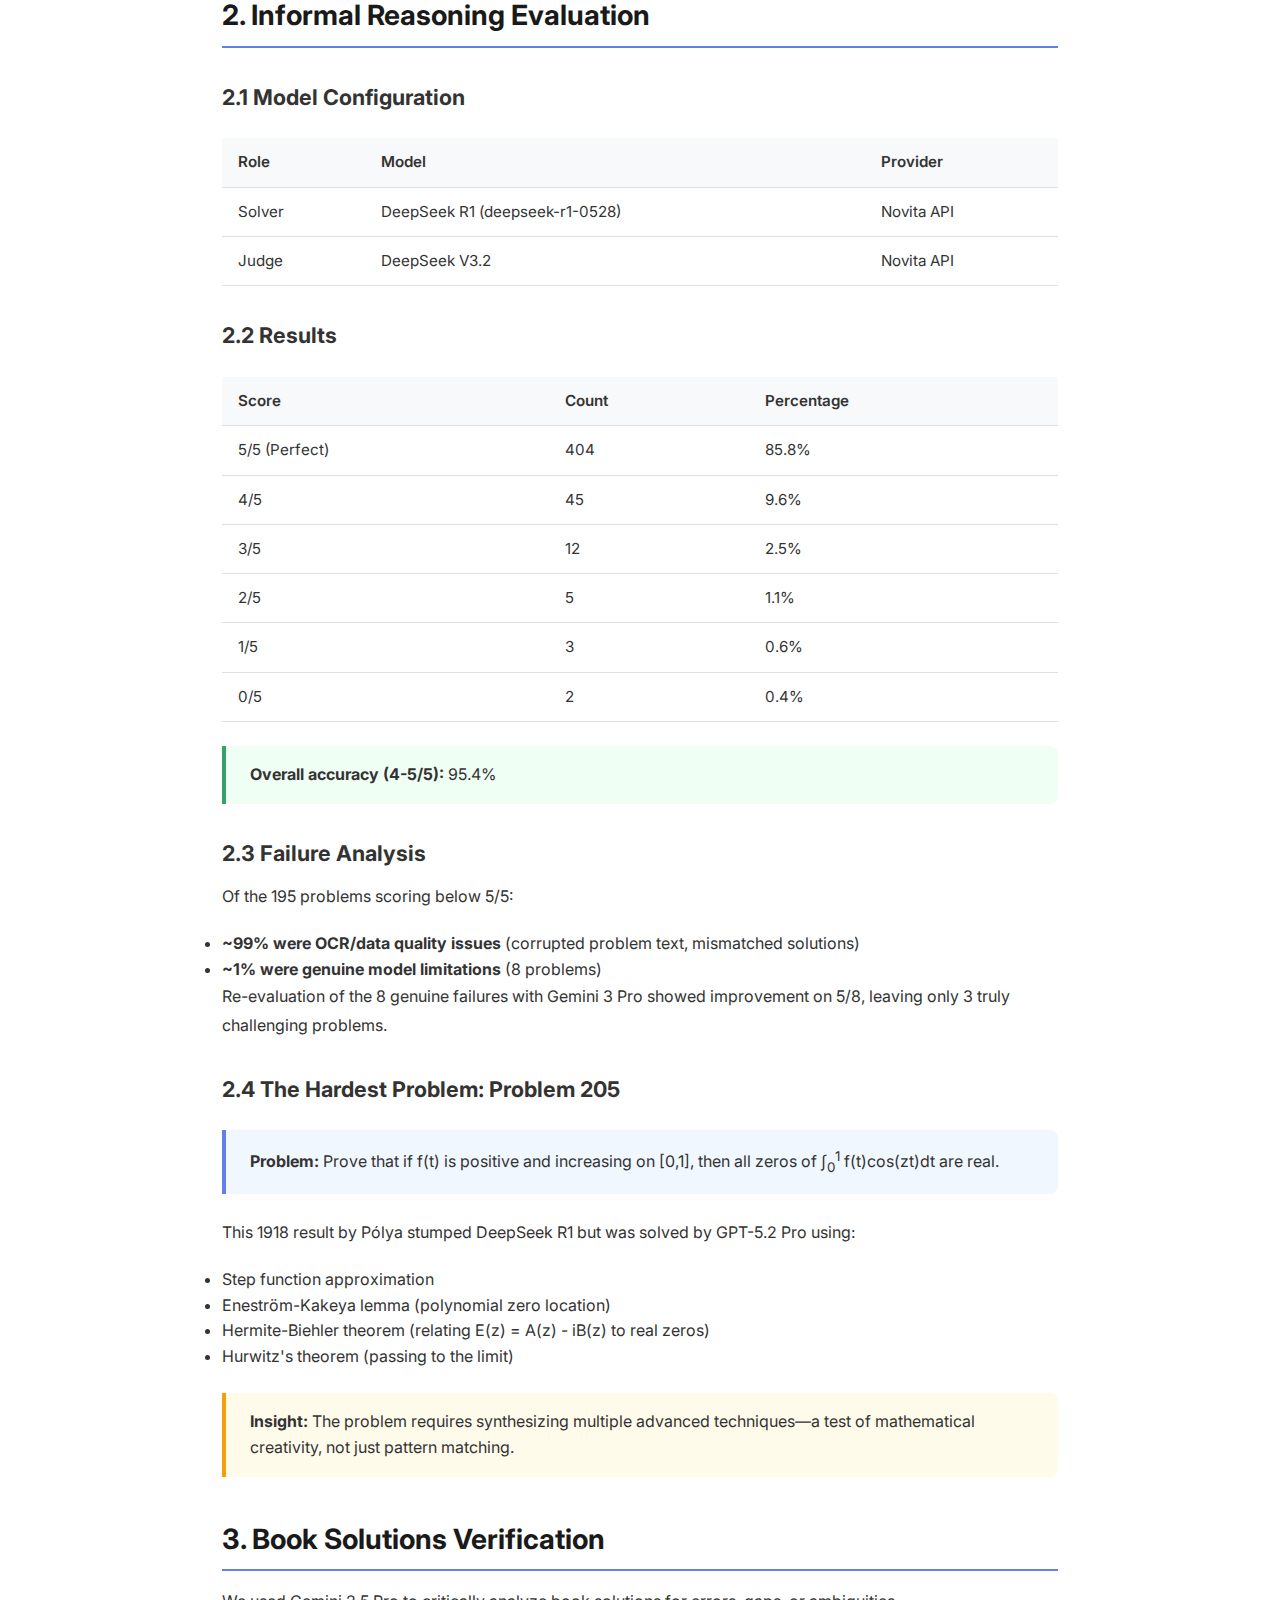
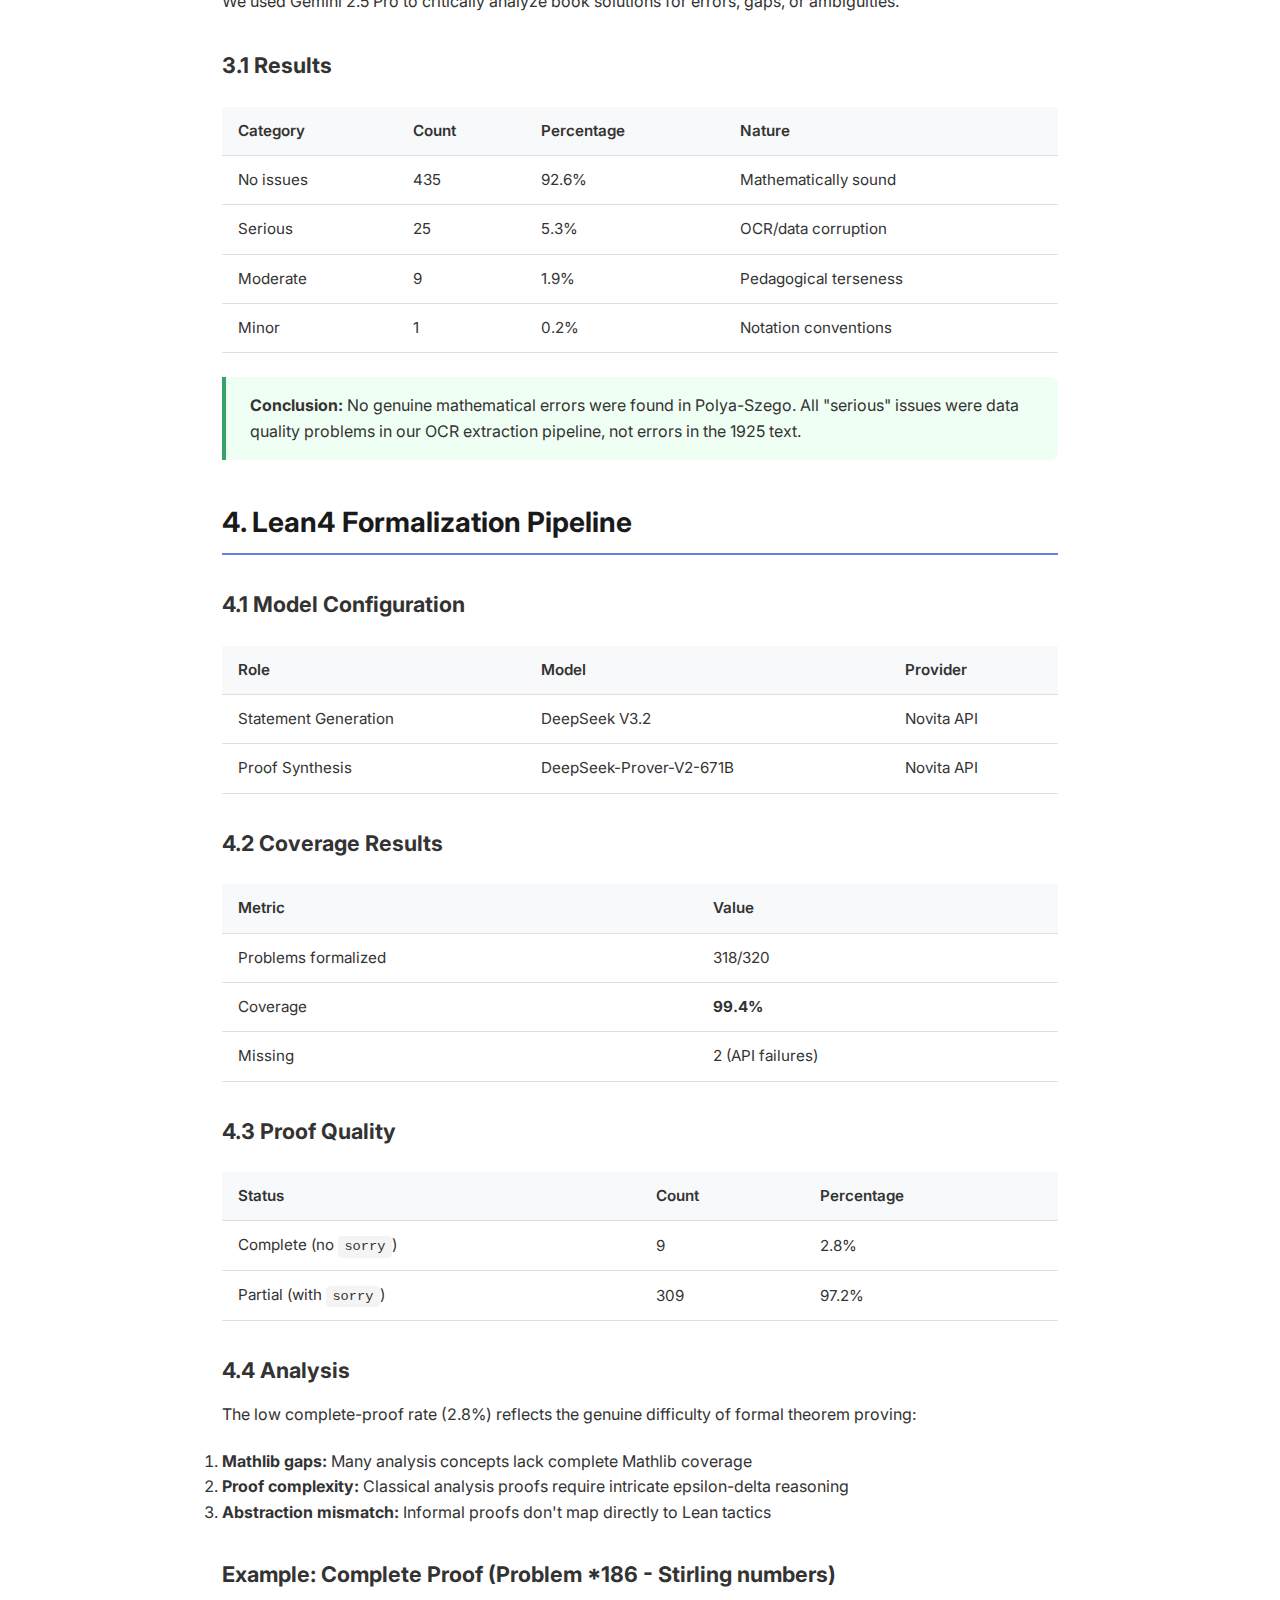
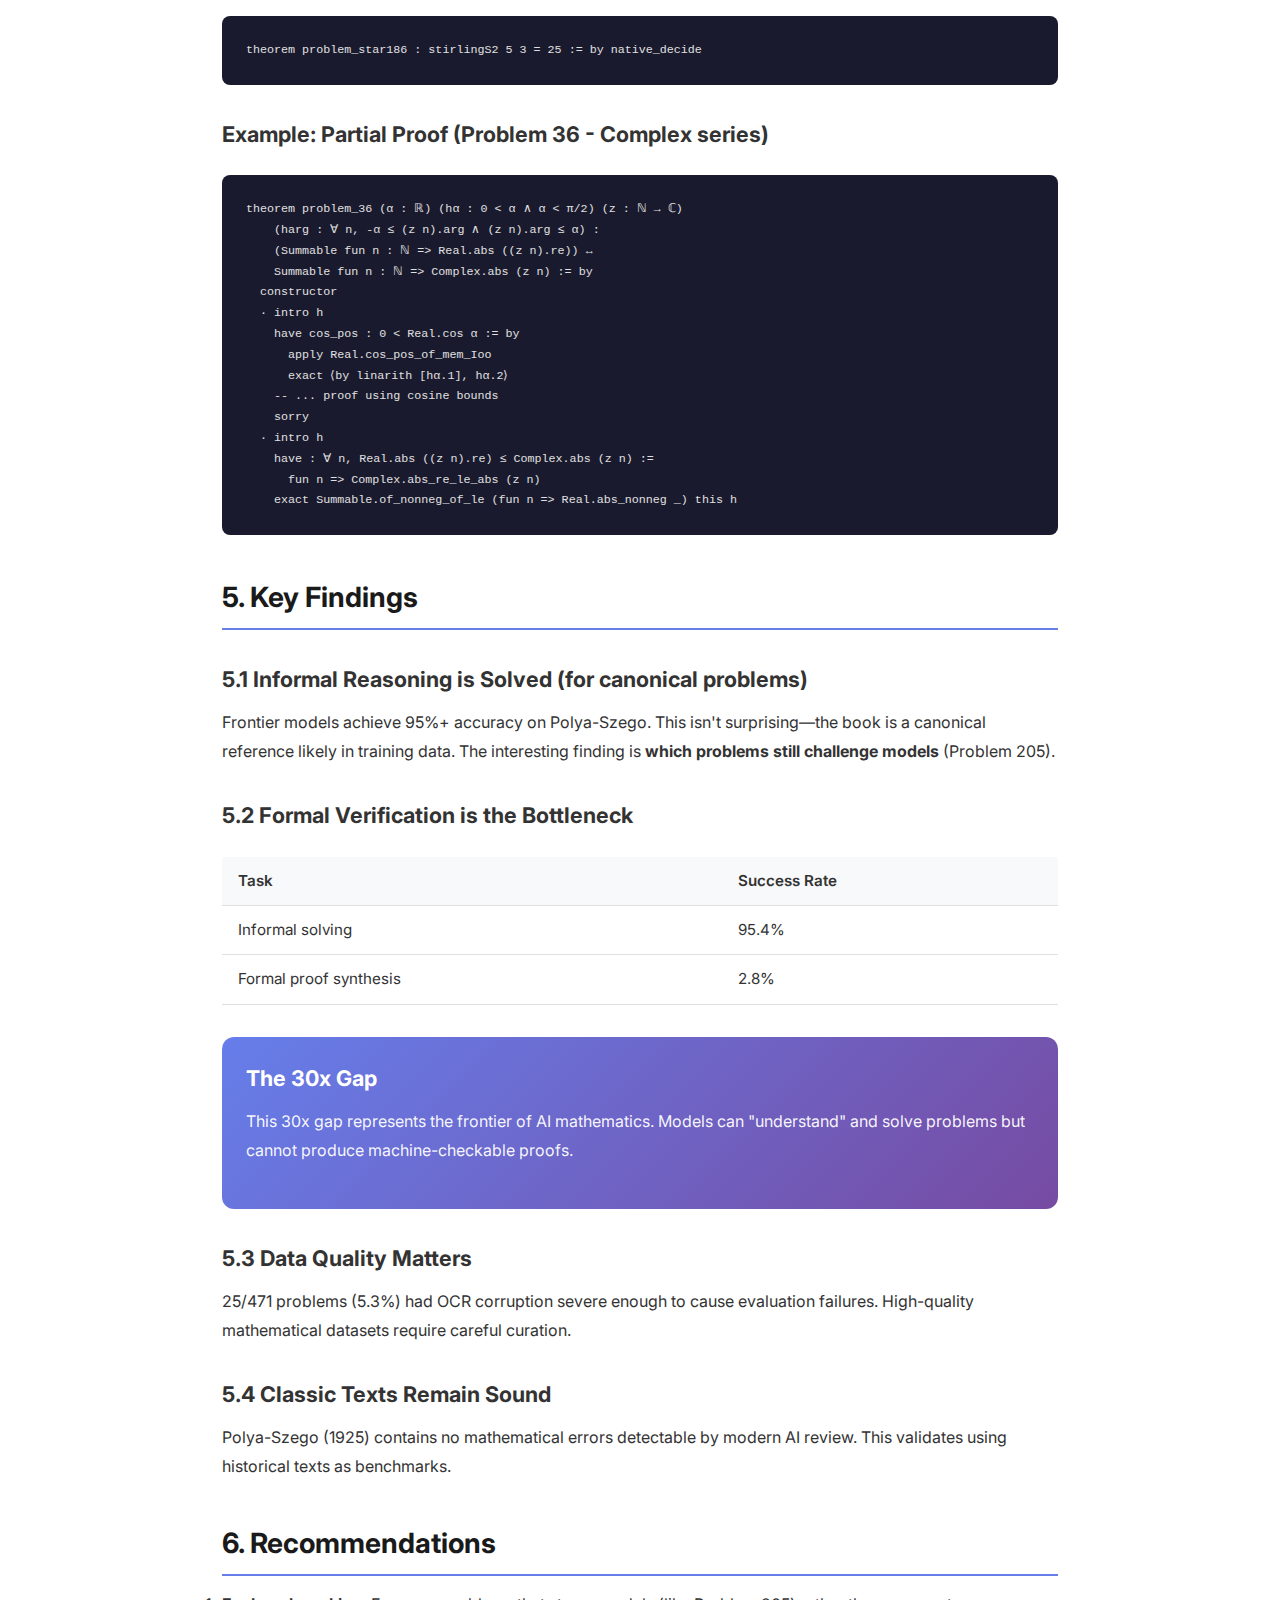
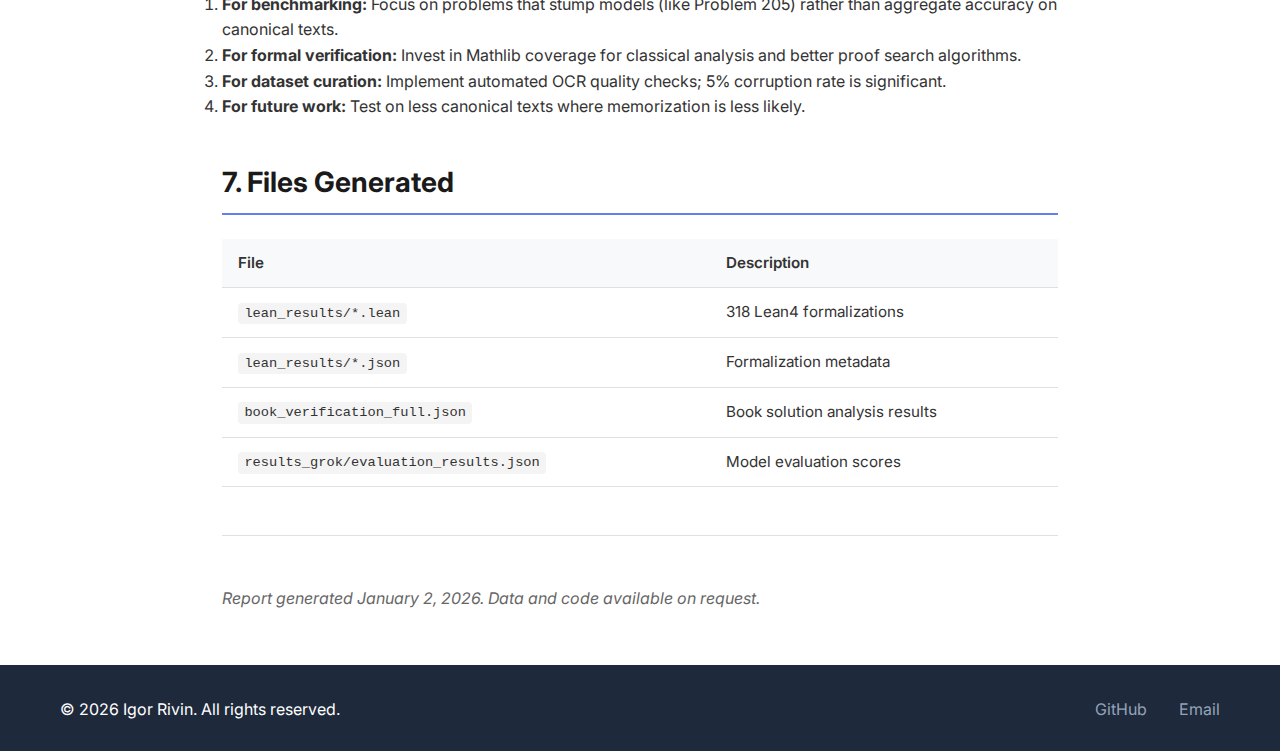
<file: research/polya-szego-benchmark/index.html>
<!DOCTYPE html>
<html lang="en">
<head>
    <meta charset="UTF-8">
    <meta name="viewport" content="width=device-width, initial-scale=1.0">
    <title>Polya-Szego Evaluation: LLM Reasoning vs Formal Verification | Igor Rivin</title>
    <meta name="description" content="Evaluating frontier LLMs on classical analysis problems from Polya-Szego. Finding: 95% informal reasoning accuracy but only 2.8% complete Lean proofs.">
    <link rel="preconnect" href="https://fonts.googleapis.com">
    <link rel="preconnect" href="https://fonts.gstatic.com" crossorigin>
    <link href="https://fonts.googleapis.com/css2?family=Inter:wght@300;400;500;600;700&display=swap" rel="stylesheet">
    <link rel="stylesheet" href="../../styles.css">
    <style>
        .blog-post {
            max-width: 900px;
            margin: 0 auto;
            padding: 2rem;
        }
        .blog-header {
            margin-bottom: 3rem;
            padding-top: 100px;
        }
        .blog-title {
            font-size: 2.5rem;
            font-weight: 700;
            margin-bottom: 1rem;
            line-height: 1.2;
        }
        .blog-meta {
            color: #666;
            font-size: 0.95rem;
            margin-bottom: 2rem;
        }
        .blog-content h2 {
            font-size: 1.75rem;
            margin-top: 2.5rem;
            margin-bottom: 1rem;
            color: #1a1a1a;
            border-bottom: 2px solid #667eea;
            padding-bottom: 0.5rem;
        }
        .blog-content h3 {
            font-size: 1.35rem;
            margin-top: 2rem;
            margin-bottom: 0.75rem;
        }
        .blog-content p {
            line-height: 1.8;
            margin-bottom: 1.25rem;
            color: #333;
        }
        .blog-content table {
            width: 100%;
            border-collapse: collapse;
            margin: 1.5rem 0;
            font-size: 0.95rem;
        }
        .blog-content th, .blog-content td {
            padding: 0.75rem 1rem;
            text-align: left;
            border-bottom: 1px solid #e0e0e0;
        }
        .blog-content th {
            background: #f8f9fa;
            font-weight: 600;
        }
        .blog-content tr:hover {
            background: #f8f9fa;
        }
        .highlight-box {
            background: linear-gradient(135deg, #667eea 0%, #764ba2 100%);
            color: white;
            padding: 1.5rem;
            border-radius: 12px;
            margin: 2rem 0;
        }
        .highlight-box h3 {
            color: white;
            margin-top: 0;
        }
        .highlight-box p {
            color: rgba(255,255,255,0.95);
        }
        .finding-box {
            background: #f0f7ff;
            border-left: 4px solid #667eea;
            padding: 1rem 1.5rem;
            margin: 1.5rem 0;
            border-radius: 0 8px 8px 0;
        }
        .warning-box {
            background: #fffbeb;
            border-left: 4px solid #f59e0b;
            padding: 1rem 1.5rem;
            margin: 1.5rem 0;
            border-radius: 0 8px 8px 0;
        }
        .success-box {
            background: #f0fff4;
            border-left: 4px solid #38a169;
            padding: 1rem 1.5rem;
            margin: 1.5rem 0;
            border-radius: 0 8px 8px 0;
        }
        code {
            background: #f4f4f4;
            padding: 0.2rem 0.4rem;
            border-radius: 4px;
            font-size: 0.9em;
        }
        pre {
            background: #1a1a2e;
            color: #e0e0e0;
            padding: 1.5rem;
            border-radius: 8px;
            overflow-x: auto;
            margin: 1.5rem 0;
        }
        pre code {
            background: none;
            padding: 0;
            color: inherit;
        }
        .stat-grid {
            display: grid;
            grid-template-columns: repeat(auto-fit, minmax(200px, 1fr));
            gap: 1rem;
            margin: 2rem 0;
        }
        .stat-card {
            background: #f8f9fa;
            padding: 1.5rem;
            border-radius: 12px;
            text-align: center;
        }
        .stat-value {
            font-size: 2.5rem;
            font-weight: 700;
            color: #667eea;
        }
        .stat-label {
            font-size: 0.9rem;
            color: #666;
            margin-top: 0.5rem;
        }
        .back-link {
            display: inline-block;
            margin-bottom: 2rem;
            color: #667eea;
            text-decoration: none;
        }
        .back-link:hover {
            text-decoration: underline;
        }
    </style>

    <!-- Google tag (gtag.js) -->
    <script async src="https://www.googletagmanager.com/gtag/js?id=G-V2J6QDNPZZ"></script>
    <script>
        window.dataLayer = window.dataLayer || [];
        function gtag(){dataLayer.push(arguments);}
        gtag('js', new Date());
        gtag('config', 'G-V2J6QDNPZZ');
    </script>
</head>
<body>
    <!-- Header -->
    <header class="header">
        <div class="container">
            <nav class="nav">
                <div class="logo">
                    <a href="/" style="text-decoration: none; color: inherit;"><h1>Igor Rivin</h1></a>
                </div>
                <div class="nav-links">
                    <a href="/#about">About</a>
                    <a href="/#projects">Projects</a>
                    <a href="/research/">Research</a>
                    <a href="/#contact">Contact</a>
                </div>
            </nav>
        </div>
    </header>

    <article class="blog-post">
        <a href="/" class="back-link">&larr; Back to Home</a>

        <header class="blog-header">
            <h1 class="blog-title">Polya-Szego Evaluation Report</h1>
            <p class="blog-subtitle" style="font-size: 1.25rem; color: #555; margin-bottom: 1rem;">
                LLM Mathematical Reasoning vs Formal Verification Benchmark
            </p>
            <p class="blog-meta">January 2, 2026 &bull; Research Report &bull; 10 min read</p>
        </header>

        <div class="blog-content">
            <div class="highlight-box">
                <h3>Key Finding</h3>
                <p>
                    Frontier models excel at informal mathematical reasoning (solving 95%+ of problems correctly)
                    but struggle with formal verification in Lean4 (only 2.8% complete proofs).
                    <strong>The bottleneck in AI mathematics is not understanding&mdash;it's rigorous formalization.</strong>
                </p>
            </div>

            <h2>Executive Summary</h2>
            <p>
                This project evaluated frontier language models on problems from Polya and Szego's
                <em>"Problems and Theorems in Analysis I"</em> (1925), a canonical mathematical reference.
                We assessed both informal mathematical reasoning and formal theorem proving capabilities.
            </p>

            <div class="stat-grid">
                <div class="stat-card">
                    <div class="stat-value">95.4%</div>
                    <div class="stat-label">Informal Reasoning Accuracy</div>
                </div>
                <div class="stat-card">
                    <div class="stat-value">2.8%</div>
                    <div class="stat-label">Complete Lean Proofs</div>
                </div>
                <div class="stat-card">
                    <div class="stat-value">318</div>
                    <div class="stat-label">Problems Formalized</div>
                </div>
                <div class="stat-card">
                    <div class="stat-value">0</div>
                    <div class="stat-label">Book Errors Found</div>
                </div>
            </div>

            <h2>1. Dataset Overview</h2>

            <table>
                <tr><th>Metric</th><th>Value</th></tr>
                <tr><td>Total problems extracted</td><td>626</td></tr>
                <tr><td>Problems with solutions</td><td>599</td></tr>
                <tr><td>Unique problem numbers</td><td>320</td></tr>
                <tr><td>Clean problems (good OCR)</td><td>471</td></tr>
            </table>

            <p>
                The dataset spans combinatorics, real analysis, complex analysis, and number theory
                from Parts One through Four of the book.
            </p>

            <h2>2. Informal Reasoning Evaluation</h2>

            <h3>2.1 Model Configuration</h3>
            <table>
                <tr><th>Role</th><th>Model</th><th>Provider</th></tr>
                <tr><td>Solver</td><td>DeepSeek R1 (deepseek-r1-0528)</td><td>Novita API</td></tr>
                <tr><td>Judge</td><td>DeepSeek V3.2</td><td>Novita API</td></tr>
            </table>

            <h3>2.2 Results</h3>
            <table>
                <tr><th>Score</th><th>Count</th><th>Percentage</th></tr>
                <tr><td>5/5 (Perfect)</td><td>404</td><td>85.8%</td></tr>
                <tr><td>4/5</td><td>45</td><td>9.6%</td></tr>
                <tr><td>3/5</td><td>12</td><td>2.5%</td></tr>
                <tr><td>2/5</td><td>5</td><td>1.1%</td></tr>
                <tr><td>1/5</td><td>3</td><td>0.6%</td></tr>
                <tr><td>0/5</td><td>2</td><td>0.4%</td></tr>
            </table>

            <div class="success-box">
                <strong>Overall accuracy (4-5/5):</strong> 95.4%
            </div>

            <h3>2.3 Failure Analysis</h3>
            <p>Of the 195 problems scoring below 5/5:</p>
            <ul>
                <li><strong>~99% were OCR/data quality issues</strong> (corrupted problem text, mismatched solutions)</li>
                <li><strong>~1% were genuine model limitations</strong> (8 problems)</li>
            </ul>
            <p>
                Re-evaluation of the 8 genuine failures with Gemini 3 Pro showed improvement on 5/8,
                leaving only 3 truly challenging problems.
            </p>

            <h3>2.4 The Hardest Problem: Problem 205</h3>

            <div class="finding-box">
                <strong>Problem:</strong> Prove that if f(t) is positive and increasing on [0,1],
                then all zeros of &int;<sub>0</sub><sup>1</sup> f(t)cos(zt)dt are real.
            </div>

            <p>This 1918 result by P&oacute;lya stumped DeepSeek R1 but was solved by GPT-5.2 Pro using:</p>
            <ul>
                <li>Step function approximation</li>
                <li>Enestr&ouml;m-Kakeya lemma (polynomial zero location)</li>
                <li>Hermite-Biehler theorem (relating E(z) = A(z) - iB(z) to real zeros)</li>
                <li>Hurwitz's theorem (passing to the limit)</li>
            </ul>

            <div class="warning-box">
                <strong>Insight:</strong> The problem requires synthesizing multiple advanced techniques&mdash;a
                test of mathematical creativity, not just pattern matching.
            </div>

            <h2>3. Book Solutions Verification</h2>
            <p>
                We used Gemini 2.5 Pro to critically analyze book solutions for errors, gaps, or ambiguities.
            </p>

            <h3>3.1 Results</h3>
            <table>
                <tr><th>Category</th><th>Count</th><th>Percentage</th><th>Nature</th></tr>
                <tr><td>No issues</td><td>435</td><td>92.6%</td><td>Mathematically sound</td></tr>
                <tr><td>Serious</td><td>25</td><td>5.3%</td><td>OCR/data corruption</td></tr>
                <tr><td>Moderate</td><td>9</td><td>1.9%</td><td>Pedagogical terseness</td></tr>
                <tr><td>Minor</td><td>1</td><td>0.2%</td><td>Notation conventions</td></tr>
            </table>

            <div class="success-box">
                <strong>Conclusion:</strong> No genuine mathematical errors were found in Polya-Szego.
                All "serious" issues were data quality problems in our OCR extraction pipeline, not errors
                in the 1925 text.
            </div>

            <h2>4. Lean4 Formalization Pipeline</h2>

            <h3>4.1 Model Configuration</h3>
            <table>
                <tr><th>Role</th><th>Model</th><th>Provider</th></tr>
                <tr><td>Statement Generation</td><td>DeepSeek V3.2</td><td>Novita API</td></tr>
                <tr><td>Proof Synthesis</td><td>DeepSeek-Prover-V2-671B</td><td>Novita API</td></tr>
            </table>

            <h3>4.2 Coverage Results</h3>
            <table>
                <tr><th>Metric</th><th>Value</th></tr>
                <tr><td>Problems formalized</td><td>318/320</td></tr>
                <tr><td>Coverage</td><td><strong>99.4%</strong></td></tr>
                <tr><td>Missing</td><td>2 (API failures)</td></tr>
            </table>

            <h3>4.3 Proof Quality</h3>
            <table>
                <tr><th>Status</th><th>Count</th><th>Percentage</th></tr>
                <tr><td>Complete (no <code>sorry</code>)</td><td>9</td><td>2.8%</td></tr>
                <tr><td>Partial (with <code>sorry</code>)</td><td>309</td><td>97.2%</td></tr>
            </table>

            <h3>4.4 Analysis</h3>
            <p>The low complete-proof rate (2.8%) reflects the genuine difficulty of formal theorem proving:</p>
            <ol>
                <li><strong>Mathlib gaps:</strong> Many analysis concepts lack complete Mathlib coverage</li>
                <li><strong>Proof complexity:</strong> Classical analysis proofs require intricate epsilon-delta reasoning</li>
                <li><strong>Abstraction mismatch:</strong> Informal proofs don't map directly to Lean tactics</li>
            </ol>

            <h3>Example: Complete Proof (Problem *186 - Stirling numbers)</h3>
            <pre><code>theorem problem_star186 : stirlingS2 5 3 = 25 := by native_decide</code></pre>

            <h3>Example: Partial Proof (Problem 36 - Complex series)</h3>
            <pre><code>theorem problem_36 (α : ℝ) (hα : 0 < α ∧ α < π/2) (z : ℕ → ℂ)
    (harg : ∀ n, -α ≤ (z n).arg ∧ (z n).arg ≤ α) :
    (Summable fun n : ℕ => Real.abs ((z n).re)) ↔
    Summable fun n : ℕ => Complex.abs (z n) := by
  constructor
  · intro h
    have cos_pos : 0 < Real.cos α := by
      apply Real.cos_pos_of_mem_Ioo
      exact ⟨by linarith [hα.1], hα.2⟩
    -- ... proof using cosine bounds
    sorry
  · intro h
    have : ∀ n, Real.abs ((z n).re) ≤ Complex.abs (z n) :=
      fun n => Complex.abs_re_le_abs (z n)
    exact Summable.of_nonneg_of_le (fun n => Real.abs_nonneg _) this h</code></pre>

            <h2>5. Key Findings</h2>

            <h3>5.1 Informal Reasoning is Solved (for canonical problems)</h3>
            <p>
                Frontier models achieve 95%+ accuracy on Polya-Szego. This isn't surprising&mdash;the book
                is a canonical reference likely in training data. The interesting finding is
                <strong>which problems still challenge models</strong> (Problem 205).
            </p>

            <h3>5.2 Formal Verification is the Bottleneck</h3>
            <table>
                <tr><th>Task</th><th>Success Rate</th></tr>
                <tr><td>Informal solving</td><td>95.4%</td></tr>
                <tr><td>Formal proof synthesis</td><td>2.8%</td></tr>
            </table>
            <div class="highlight-box">
                <h3>The 30x Gap</h3>
                <p>
                    This 30x gap represents the frontier of AI mathematics. Models can "understand"
                    and solve problems but cannot produce machine-checkable proofs.
                </p>
            </div>

            <h3>5.3 Data Quality Matters</h3>
            <p>
                25/471 problems (5.3%) had OCR corruption severe enough to cause evaluation failures.
                High-quality mathematical datasets require careful curation.
            </p>

            <h3>5.4 Classic Texts Remain Sound</h3>
            <p>
                Polya-Szego (1925) contains no mathematical errors detectable by modern AI review.
                This validates using historical texts as benchmarks.
            </p>

            <h2>6. Recommendations</h2>
            <ol>
                <li><strong>For benchmarking:</strong> Focus on problems that stump models (like Problem 205)
                    rather than aggregate accuracy on canonical texts.</li>
                <li><strong>For formal verification:</strong> Invest in Mathlib coverage for classical analysis
                    and better proof search algorithms.</li>
                <li><strong>For dataset curation:</strong> Implement automated OCR quality checks;
                    5% corruption rate is significant.</li>
                <li><strong>For future work:</strong> Test on less canonical texts where memorization is less likely.</li>
            </ol>

            <h2>7. Files Generated</h2>
            <table>
                <tr><th>File</th><th>Description</th></tr>
                <tr><td><code>lean_results/*.lean</code></td><td>318 Lean4 formalizations</td></tr>
                <tr><td><code>lean_results/*.json</code></td><td>Formalization metadata</td></tr>
                <tr><td><code>book_verification_full.json</code></td><td>Book solution analysis results</td></tr>
                <tr><td><code>results_grok/evaluation_results.json</code></td><td>Model evaluation scores</td></tr>
            </table>

            <hr style="margin: 3rem 0; border: none; border-top: 1px solid #e0e0e0;">

            <p style="color: #666; font-style: italic;">
                Report generated January 2, 2026. Data and code available on request.
            </p>
        </div>
    </article>

    <!-- Footer -->
    <footer class="footer">
        <div class="container">
            <div class="footer-content">
                <p>&copy; 2026 Igor Rivin. All rights reserved.</p>
                <div class="footer-links">
                    <a href="https://github.com/igorrivin" target="_blank">GitHub</a>
                    <a href="mailto:igor@dimensionreducers.com">Email</a>
                </div>
            </div>
        </div>
    </footer>

    <script src="../../script.js"></script>
</body>
</html>
</file>
<file: styles.css>
/* Reset and Base Styles */
* {
    margin: 0;
    padding: 0;
    box-sizing: border-box;
}

body {
    font-family: 'Inter', sans-serif;
    line-height: 1.6;
    color: #333;
    background-color: #fff;
    scroll-behavior: smooth;
}

.container {
    max-width: 1200px;
    margin: 0 auto;
    padding: 0 20px;
}

/* Header */
.header {
    background: rgba(255, 255, 255, 0.95);
    backdrop-filter: blur(10px);
    box-shadow: 0 2px 20px rgba(0,0,0,0.1);
    position: fixed;
    width: 100%;
    top: 0;
    z-index: 1000;
}

.nav {
    display: flex;
    justify-content: space-between;
    align-items: center;
    padding: 1rem 0;
}

.logo h1 {
    font-size: 1.5rem;
    font-weight: 700;
    color: #2563eb;
}

.nav-links {
    display: flex;
    gap: 2rem;
}

.nav-links a {
    text-decoration: none;
    color: #64748b;
    font-weight: 500;
    transition: color 0.3s ease;
}

.nav-links a:hover {
    color: #2563eb;
}

/* Hero Section */
.hero {
    background: linear-gradient(135deg, #667eea 0%, #764ba2 100%);
    color: white;
    padding: 8rem 0 6rem;
    margin-top: 80px;
}

.hero-content {
    text-align: center;
    max-width: 800px;
    margin: 0 auto;
}

.hero-title {
    font-size: 3.5rem;
    font-weight: 700;
    margin-bottom: 1.5rem;
    line-height: 1.1;
}

.hero-subtitle {
    font-size: 1.25rem;
    margin-bottom: 2.5rem;
    opacity: 0.9;
    line-height: 1.6;
}

.hero-cta {
    display: flex;
    gap: 1rem;
    justify-content: center;
    flex-wrap: wrap;
}

/* Buttons */
.btn {
    display: inline-block;
    padding: 0.875rem 2rem;
    border-radius: 0.5rem;
    text-decoration: none;
    font-weight: 600;
    transition: all 0.3s ease;
    cursor: pointer;
    border: none;
    font-size: 1rem;
}

.btn-primary {
    background: #2563eb;
    color: white;
}

.btn-primary:hover {
    background: #1d4ed8;
    transform: translateY(-2px);
}

.btn-secondary {
    background: transparent;
    color: white;
    border: 2px solid white;
}

.btn-secondary:hover {
    background: white;
    color: #2563eb;
}

.btn-outline {
    background: transparent;
    color: #2563eb;
    border: 2px solid #2563eb;
}

.btn-outline:hover {
    background: #2563eb;
    color: white;
}

/* Sections */
.about, .projects, .contact {
    padding: 5rem 0;
}

.section-title {
    text-align: center;
    font-size: 2.5rem;
    font-weight: 700;
    margin-bottom: 3rem;
    color: #1e293b;
}

/* About Section */
.about {
    background: #f8fafc;
}

.about-content {
    max-width: 800px;
    margin: 0 auto;
    text-align: center;
}

.about-text {
    margin-bottom: 2rem;
}

.about-text p {
    margin-bottom: 1.5rem;
    font-size: 1.125rem;
    color: #64748b;
    line-height: 1.7;
}

.about-links {
    display: flex;
    gap: 1rem;
    justify-content: center;
    flex-wrap: wrap;
}

/* Projects Section */
.projects-grid {
    display: grid;
    grid-template-columns: repeat(auto-fit, minmax(400px, 1fr));
    gap: 2rem;
}

.project-card {
    background: white;
    border-radius: 1rem;
    padding: 2rem;
    box-shadow: 0 10px 25px rgba(0,0,0,0.1);
    transition: transform 0.3s ease, box-shadow 0.3s ease;
    border: 1px solid #e2e8f0;
}

.project-card:hover {
    transform: translateY(-5px);
    box-shadow: 0 15px 35px rgba(0,0,0,0.15);
}

.project-card.coming-soon {
    opacity: 0.7;
    border-style: dashed;
}

.project-header {
    display: flex;
    justify-content: space-between;
    align-items: center;
    margin-bottom: 1rem;
    flex-wrap: wrap;
    gap: 1rem;
}

.project-header h3 {
    font-size: 1.5rem;
    font-weight: 600;
    color: #1e293b;
}

.project-links {
    display: flex;
    gap: 0.5rem;
    flex-wrap: wrap;
}

.project-link {
    font-size: 0.875rem;
    color: #2563eb;
    text-decoration: none;
    padding: 0.25rem 0.75rem;
    background: #eff6ff;
    border-radius: 0.375rem;
    transition: all 0.3s ease;
}

.project-link:hover {
    background: #2563eb;
    color: white;
}

.project-description {
    color: #64748b;
    margin-bottom: 1.5rem;
    line-height: 1.6;
}

.project-tech {
    display: flex;
    flex-wrap: wrap;
    gap: 0.5rem;
}

.tech-tag {
    font-size: 0.75rem;
    color: #64748b;
    background: #f1f5f9;
    padding: 0.25rem 0.75rem;
    border-radius: 1rem;
    font-weight: 500;
}

/* Contact Section */
.contact {
    background: linear-gradient(135deg, #667eea 0%, #764ba2 100%);
    color: white;
    text-align: center;
}

.contact .section-title {
    color: white;
}

.contact-content p {
    font-size: 1.125rem;
    margin-bottom: 2rem;
    opacity: 0.9;
}

.contact-methods {
    display: flex;
    justify-content: center;
    gap: 2rem;
    flex-wrap: wrap;
}

.contact-method {
    display: flex;
    align-items: center;
    gap: 0.5rem;
    color: white;
    text-decoration: none;
    font-weight: 500;
    transition: opacity 0.3s ease;
}

.contact-method:hover {
    opacity: 0.8;
}

.contact-icon {
    font-size: 1.25rem;
}

/* Footer */
.footer {
    background: #1e293b;
    color: white;
    padding: 2rem 0;
}

.footer-content {
    display: flex;
    justify-content: space-between;
    align-items: center;
    flex-wrap: wrap;
    gap: 1rem;
}

.footer-links {
    display: flex;
    gap: 2rem;
}

.footer-links a {
    color: #94a3b8;
    text-decoration: none;
    transition: color 0.3s ease;
}

.footer-links a:hover {
    color: white;
}

/* Responsive Design */
@media (max-width: 768px) {
    .hero-title {
        font-size: 2.5rem;
    }
    
    .hero-subtitle {
        font-size: 1.125rem;
    }
    
    .nav-links {
        display: none;
    }
    
    .projects-grid {
        grid-template-columns: 1fr;
    }
    
    .project-header {
        flex-direction: column;
        align-items: flex-start;
    }
    
    .contact-methods {
        flex-direction: column;
        align-items: center;
    }
    
    .footer-content {
        flex-direction: column;
        text-align: center;
    }
    
    .section-title {
        font-size: 2rem;
    }
}

@media (max-width: 480px) {
    .container {
        padding: 0 15px;
    }
    
    .hero {
        padding: 6rem 0 4rem;
    }
    
    .hero-title {
        font-size: 2rem;
    }
    
    .about, .projects, .contact {
        padding: 3rem 0;
    }
    
    .hero-cta, .about-links {
        flex-direction: column;
        align-items: center;
    }
    
    .btn {
        width: 100%;
        max-width: 250px;
        text-align: center;
    }
}
</file>
